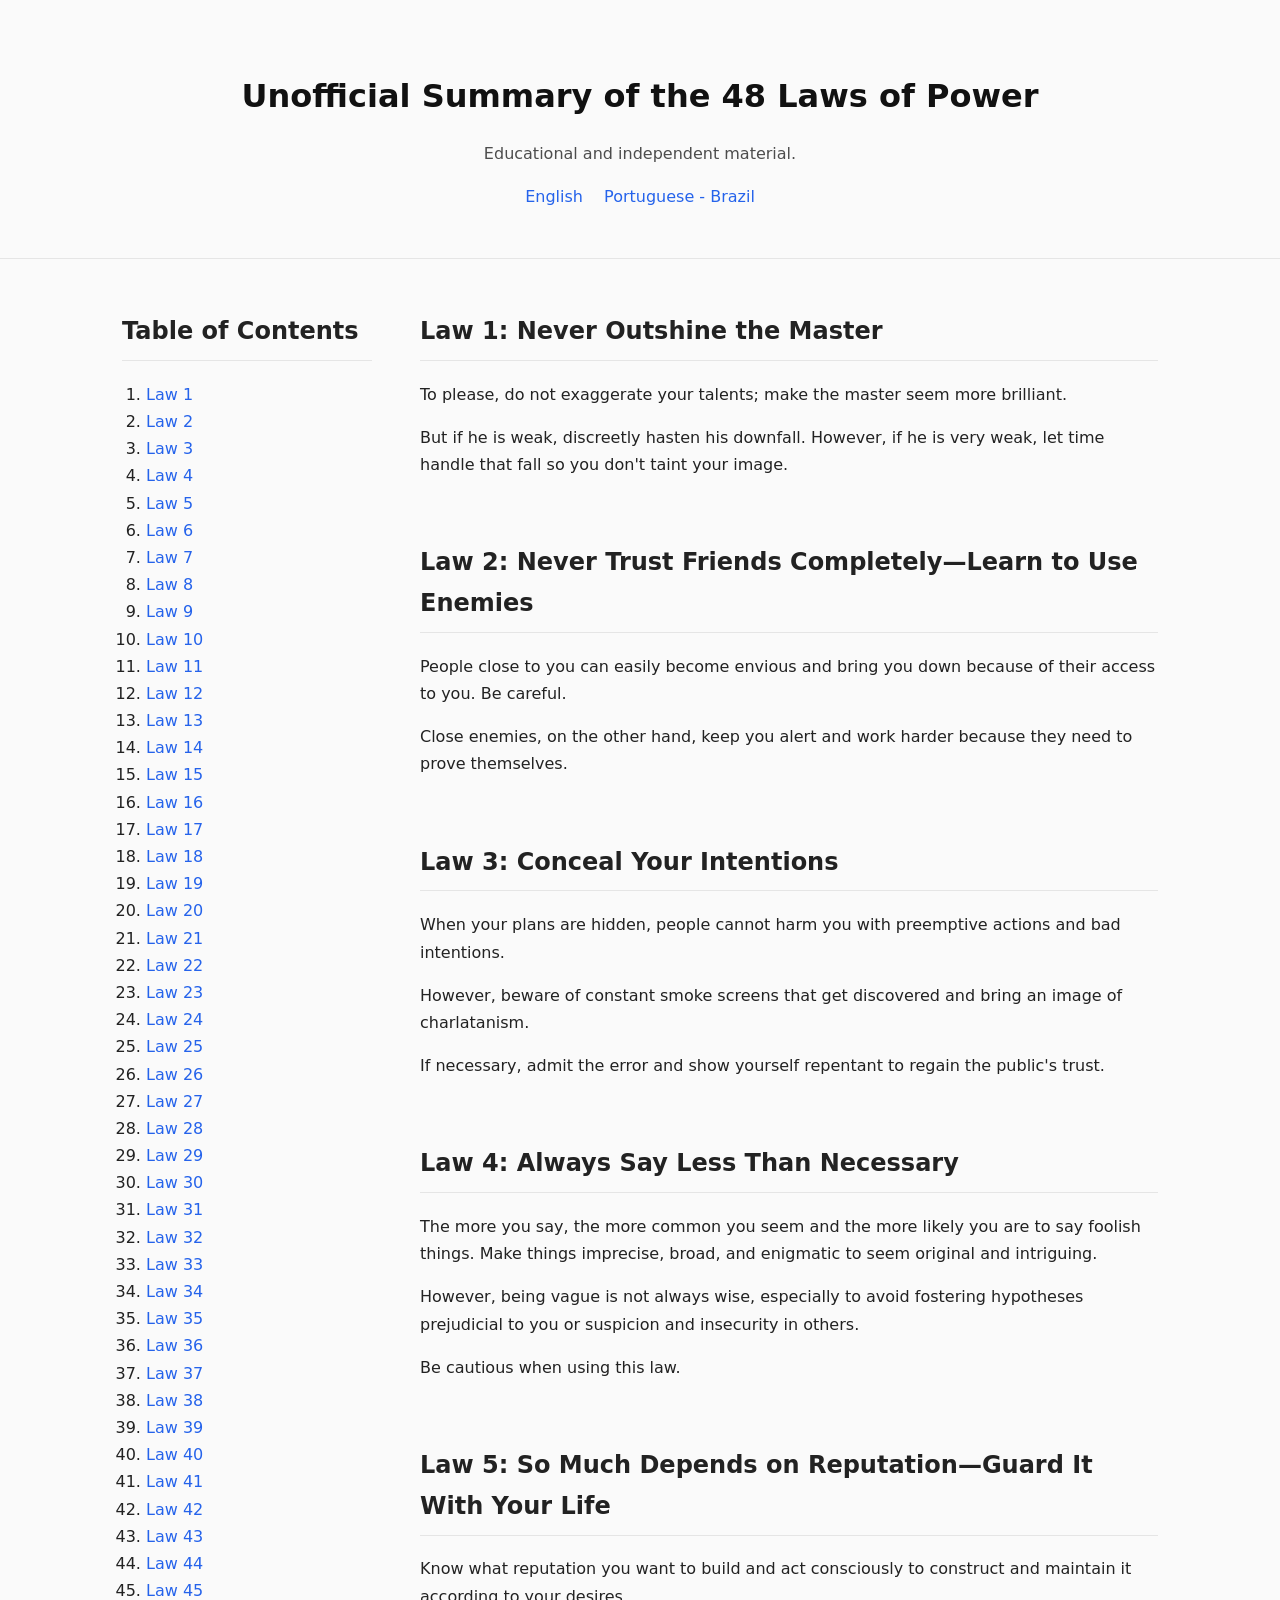
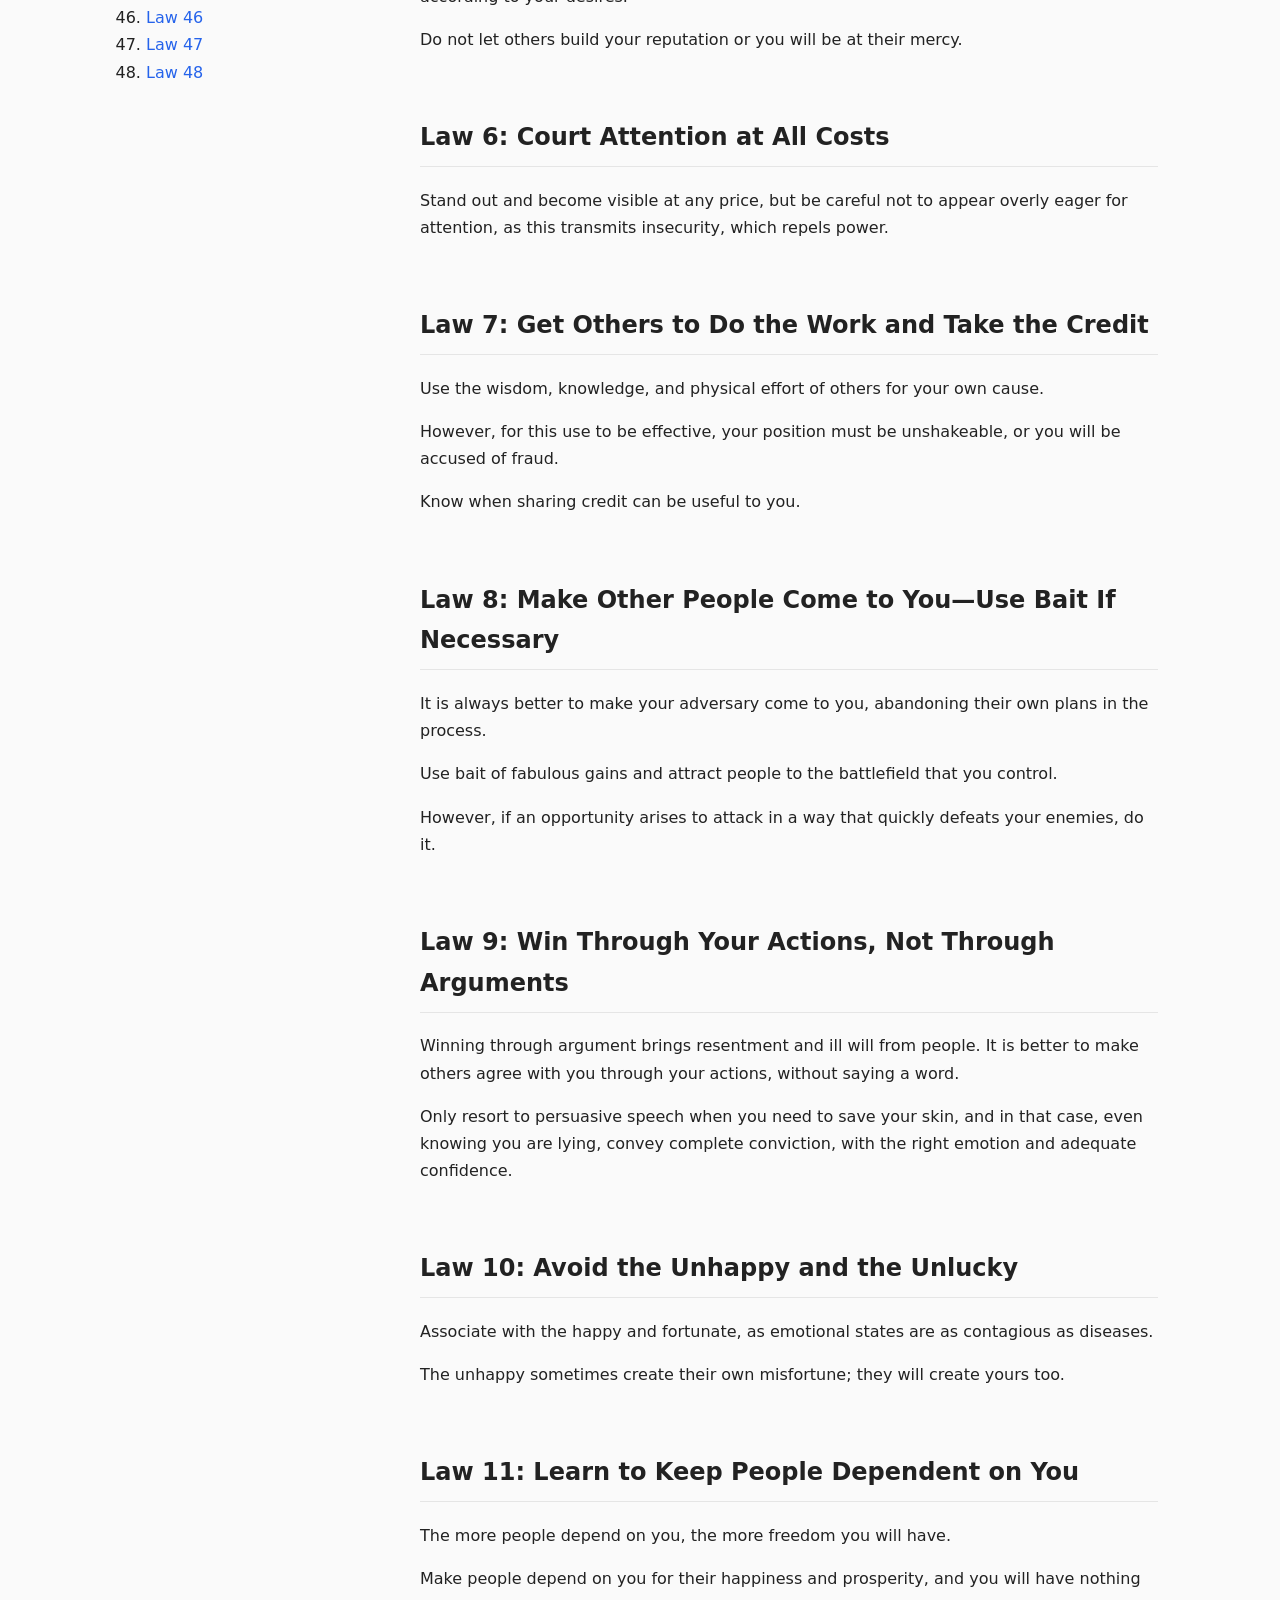
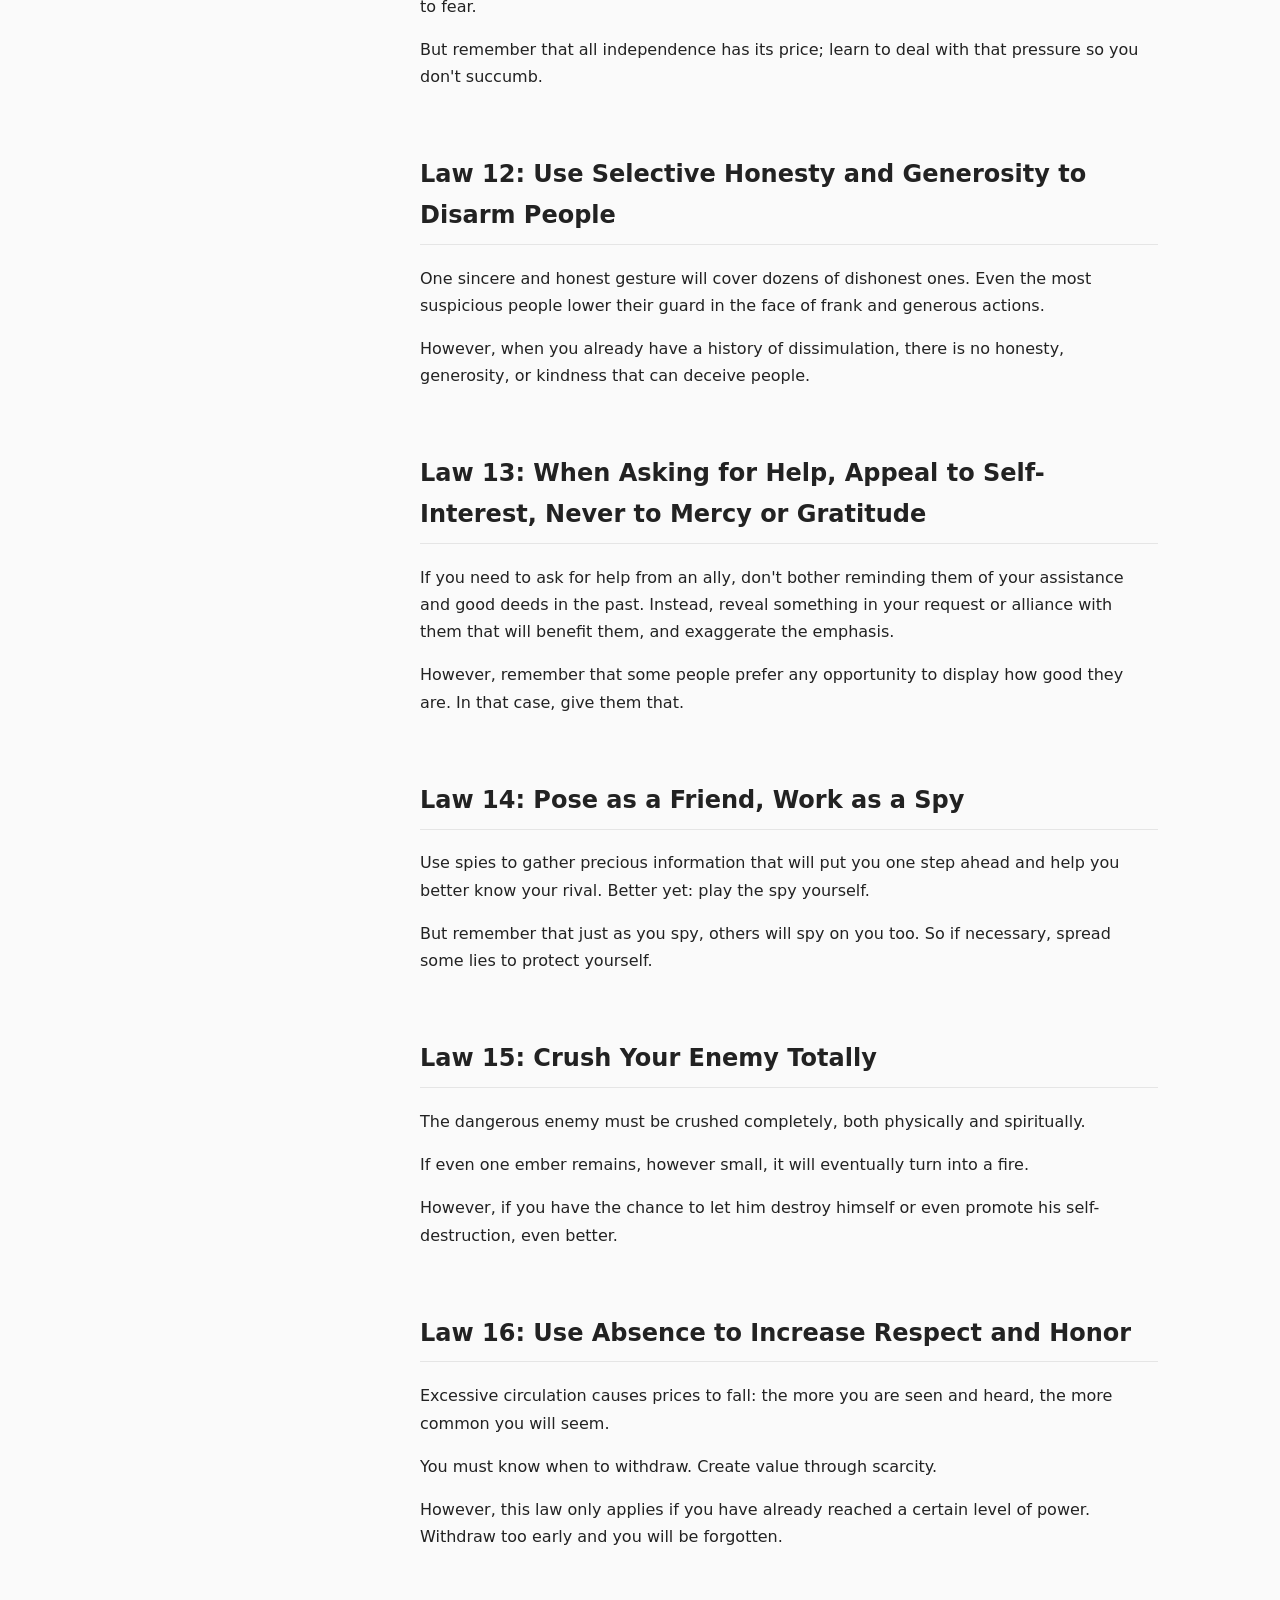
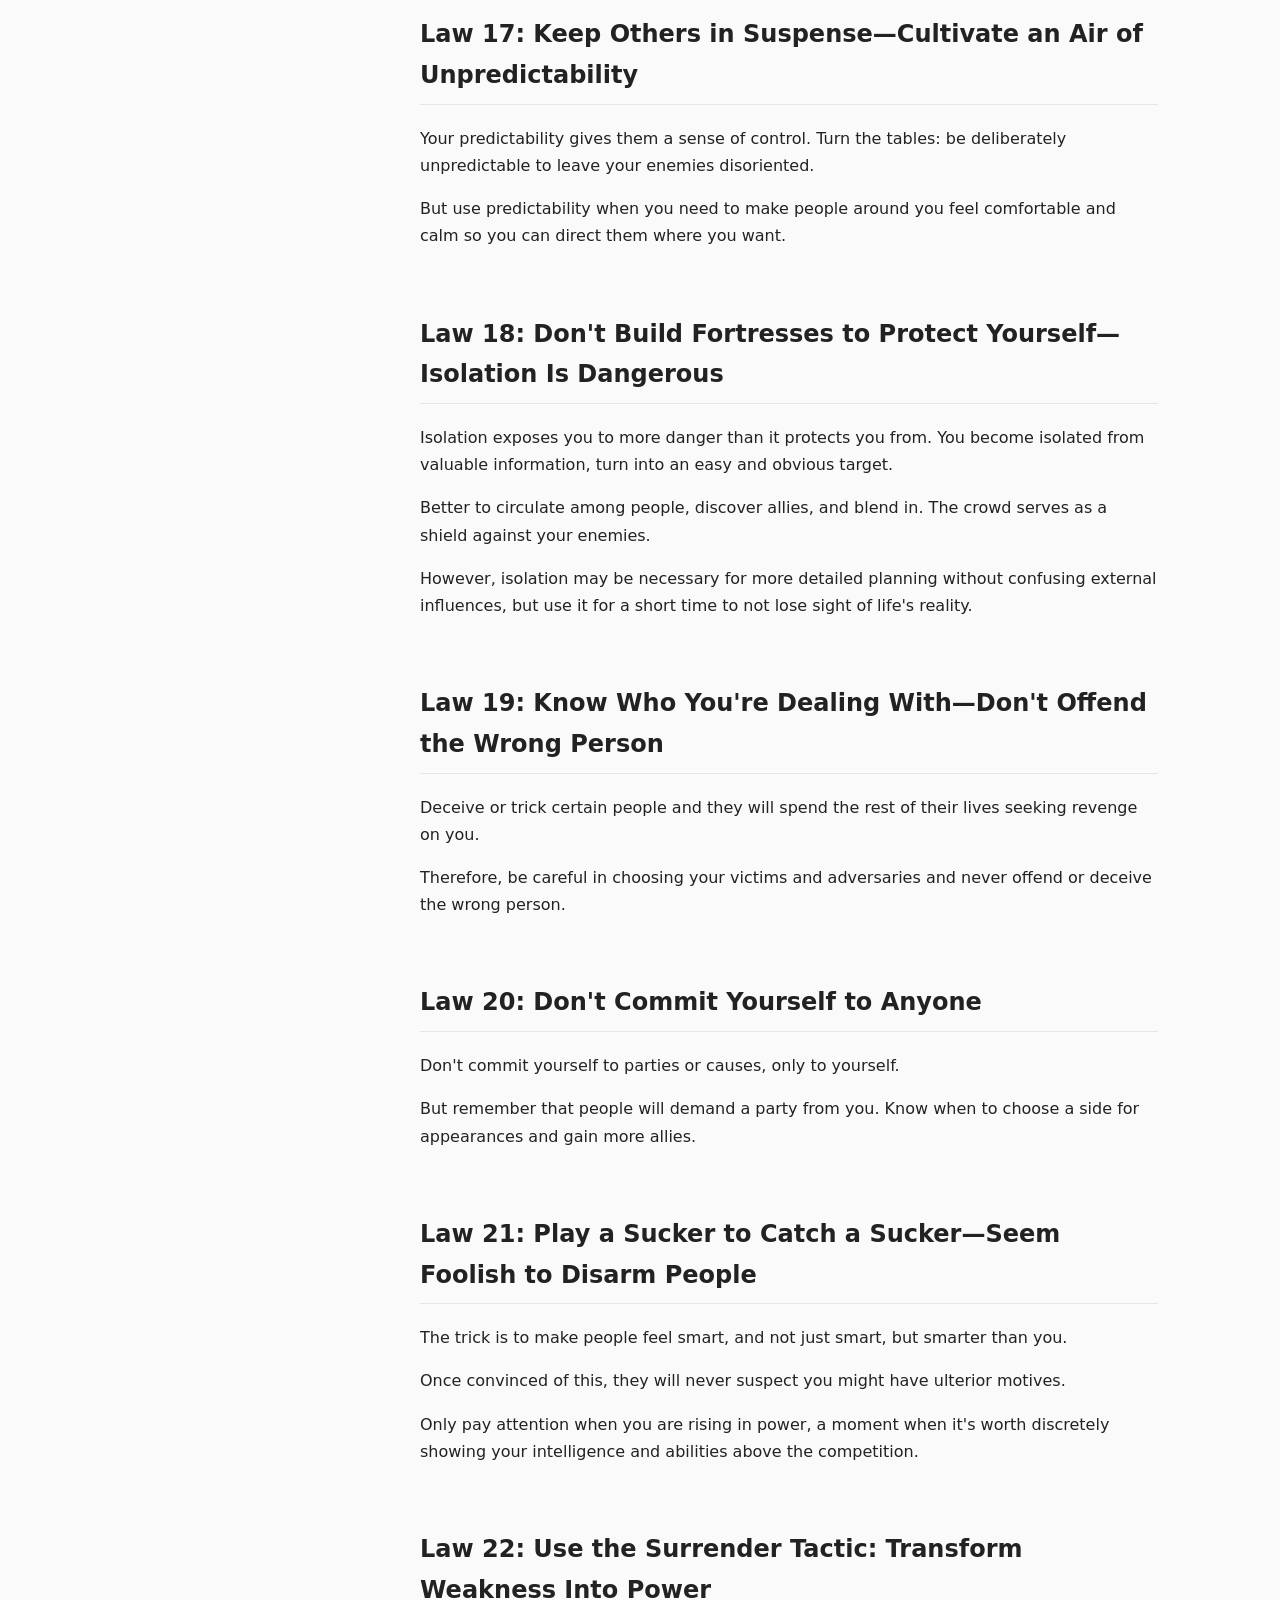
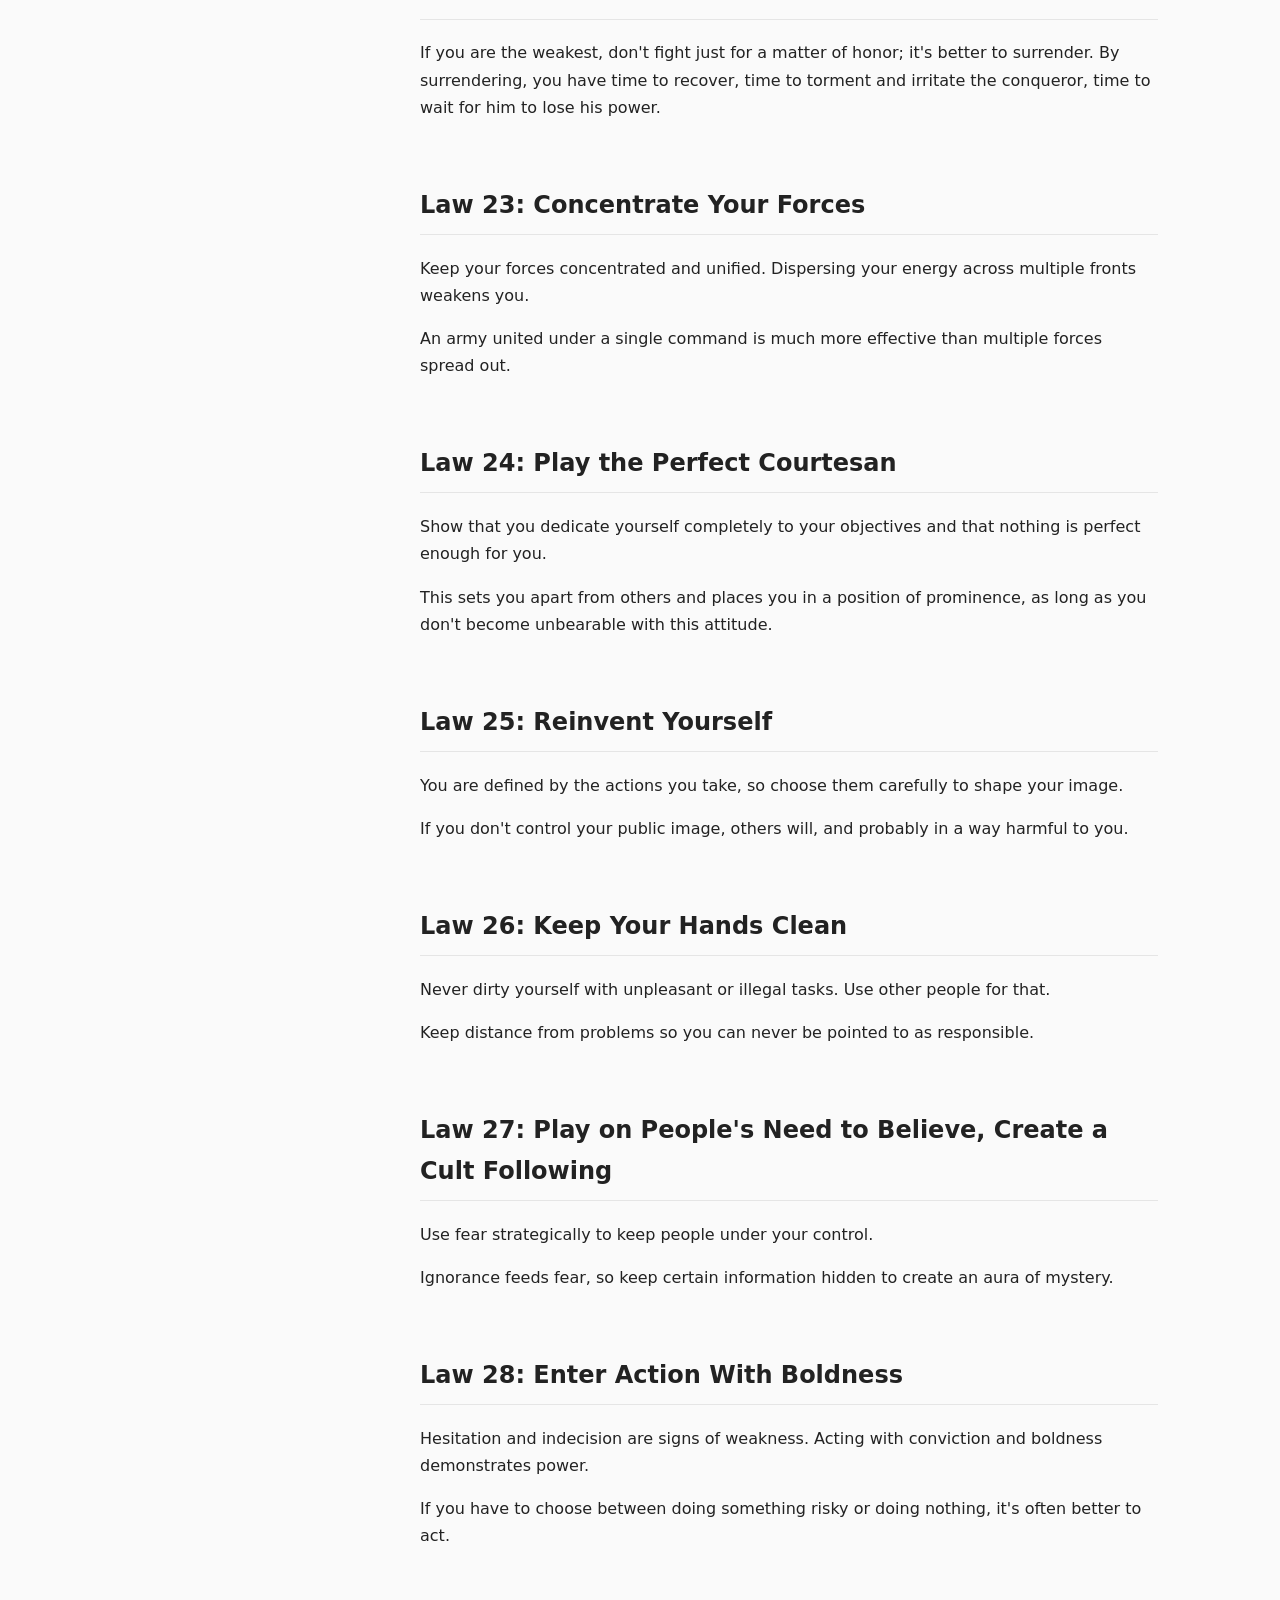
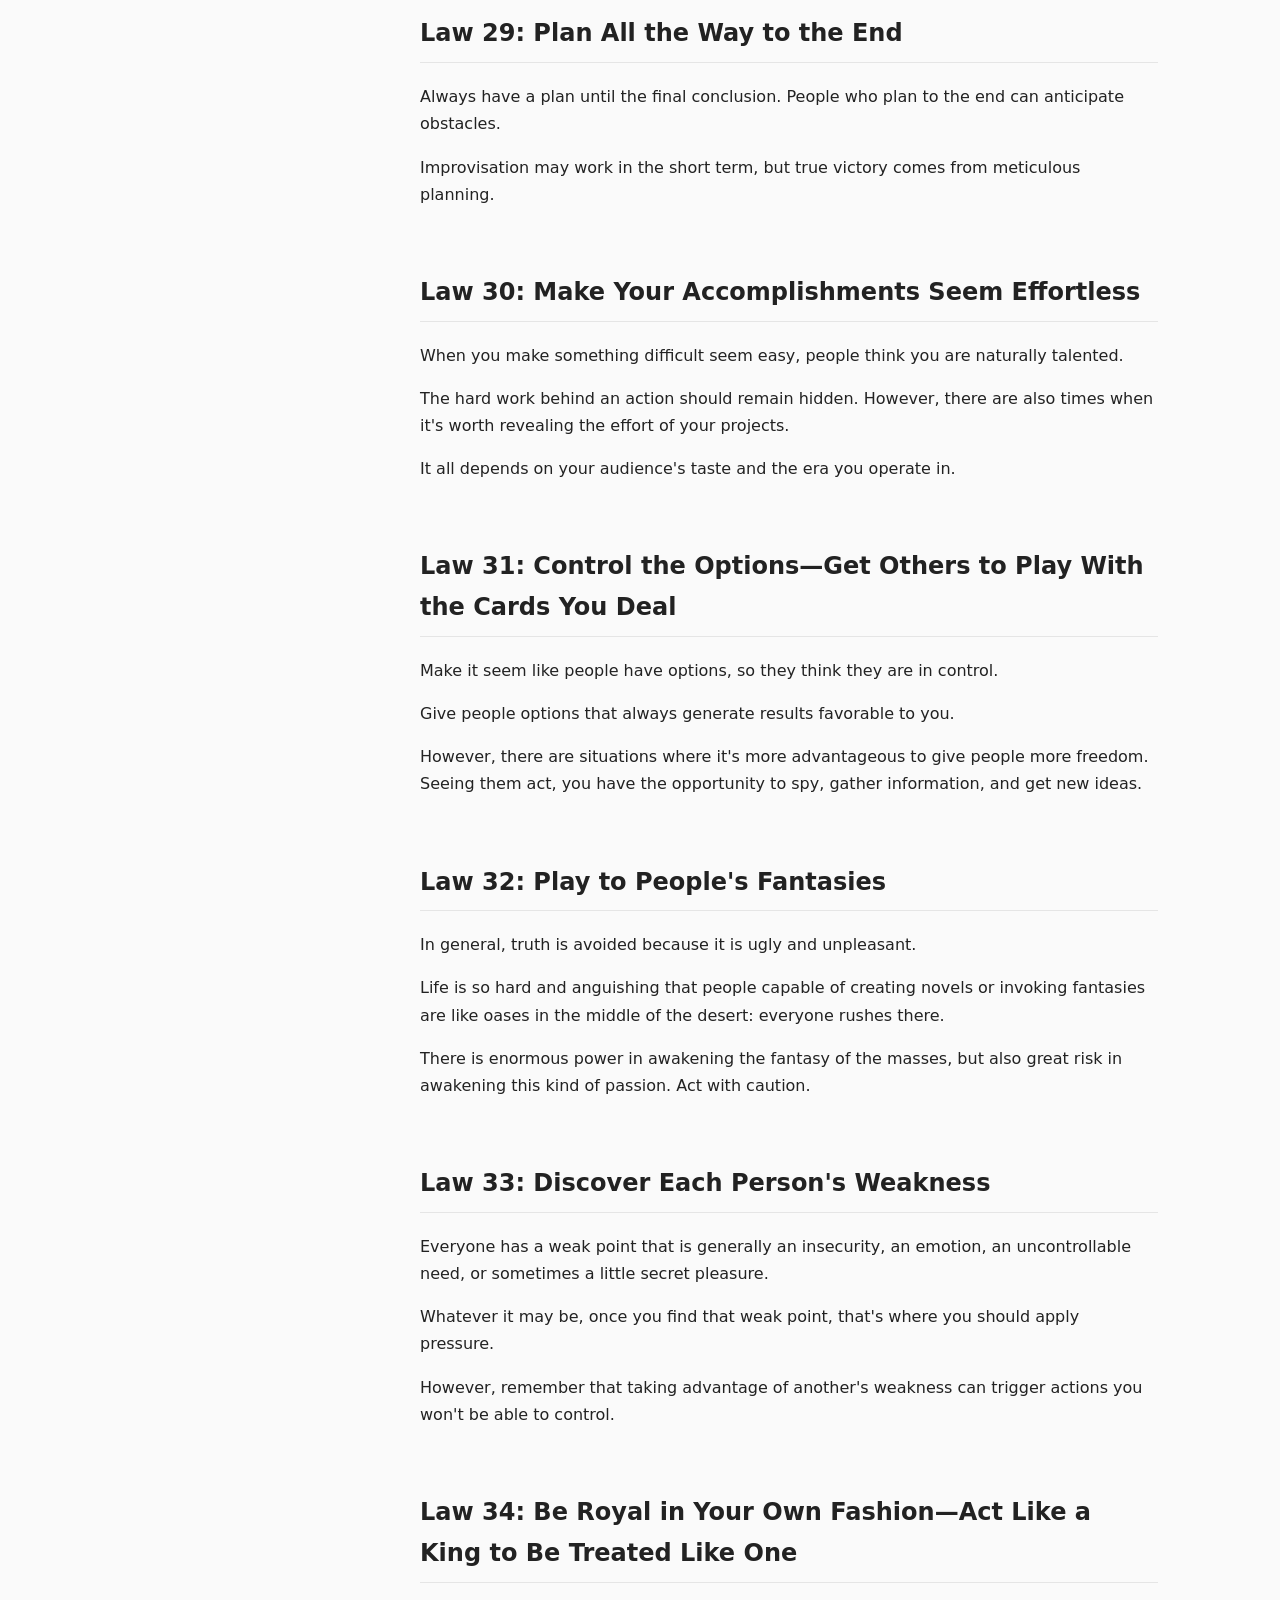
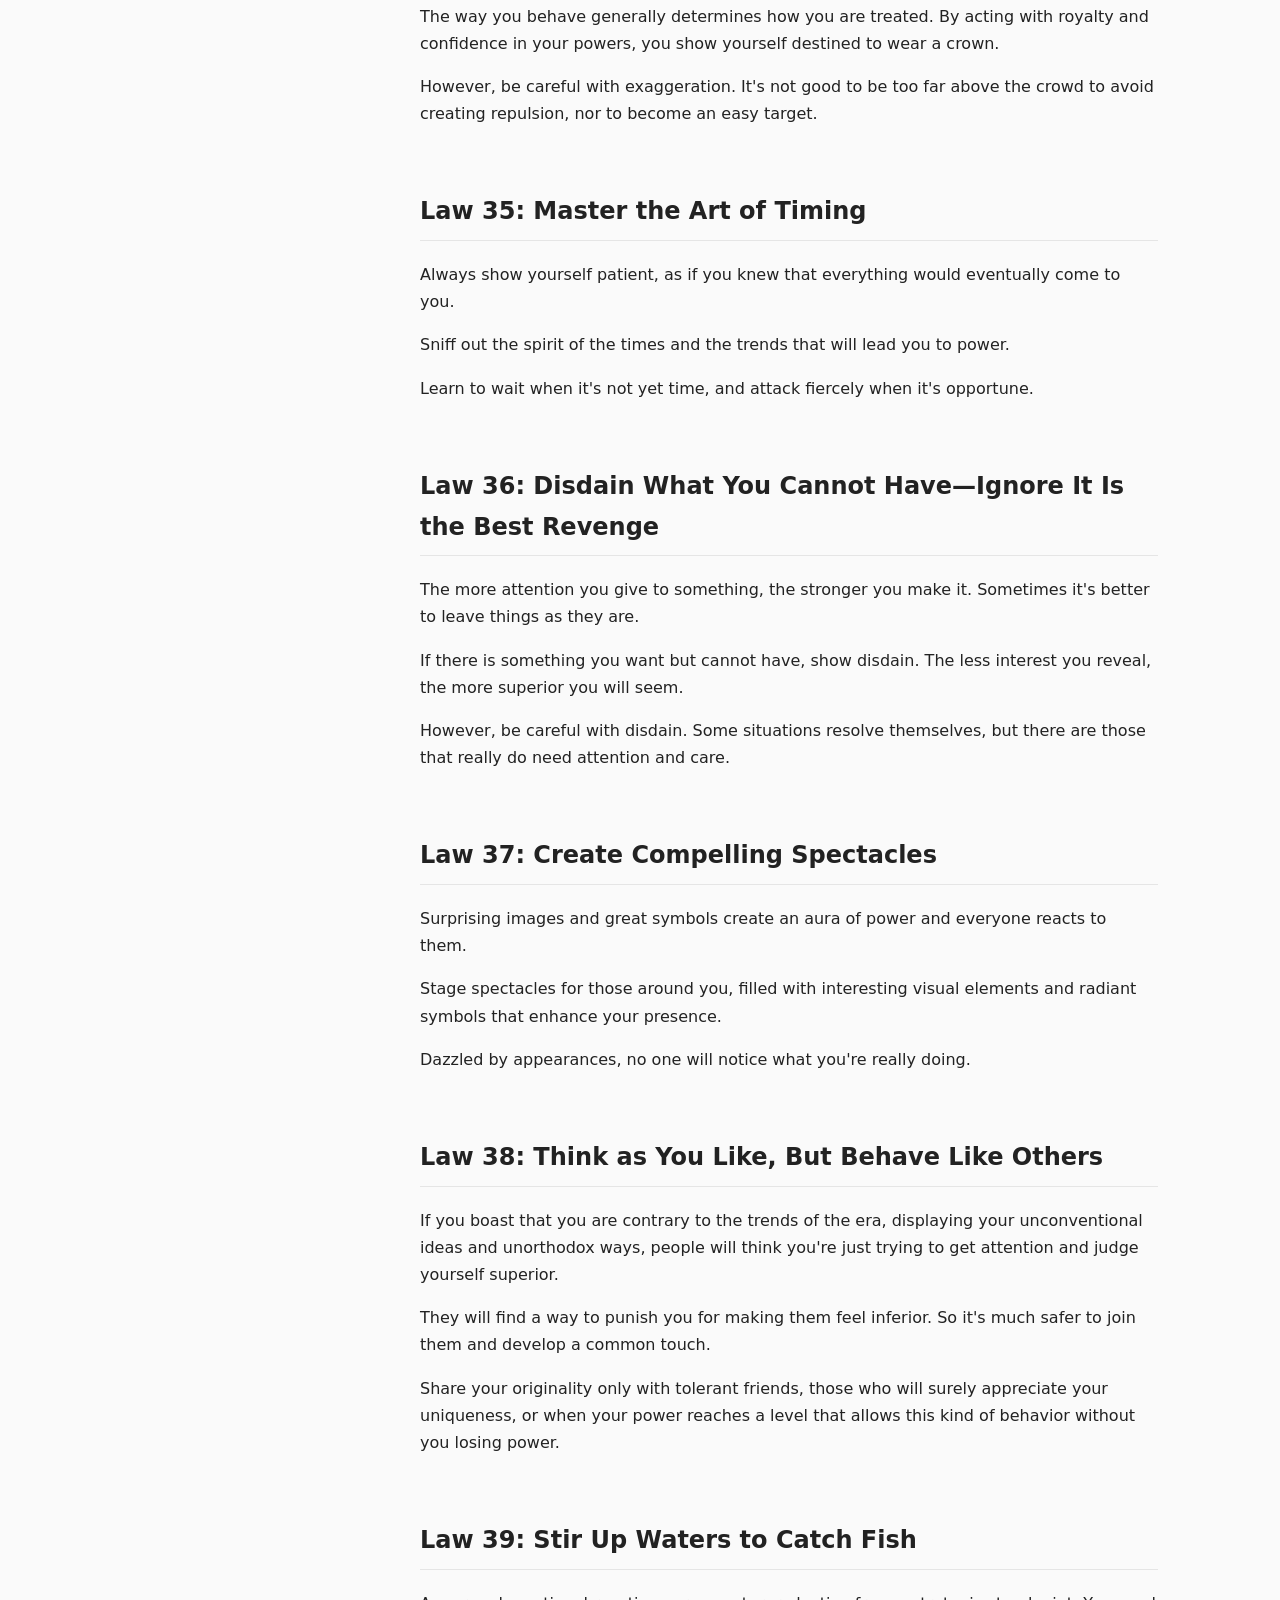
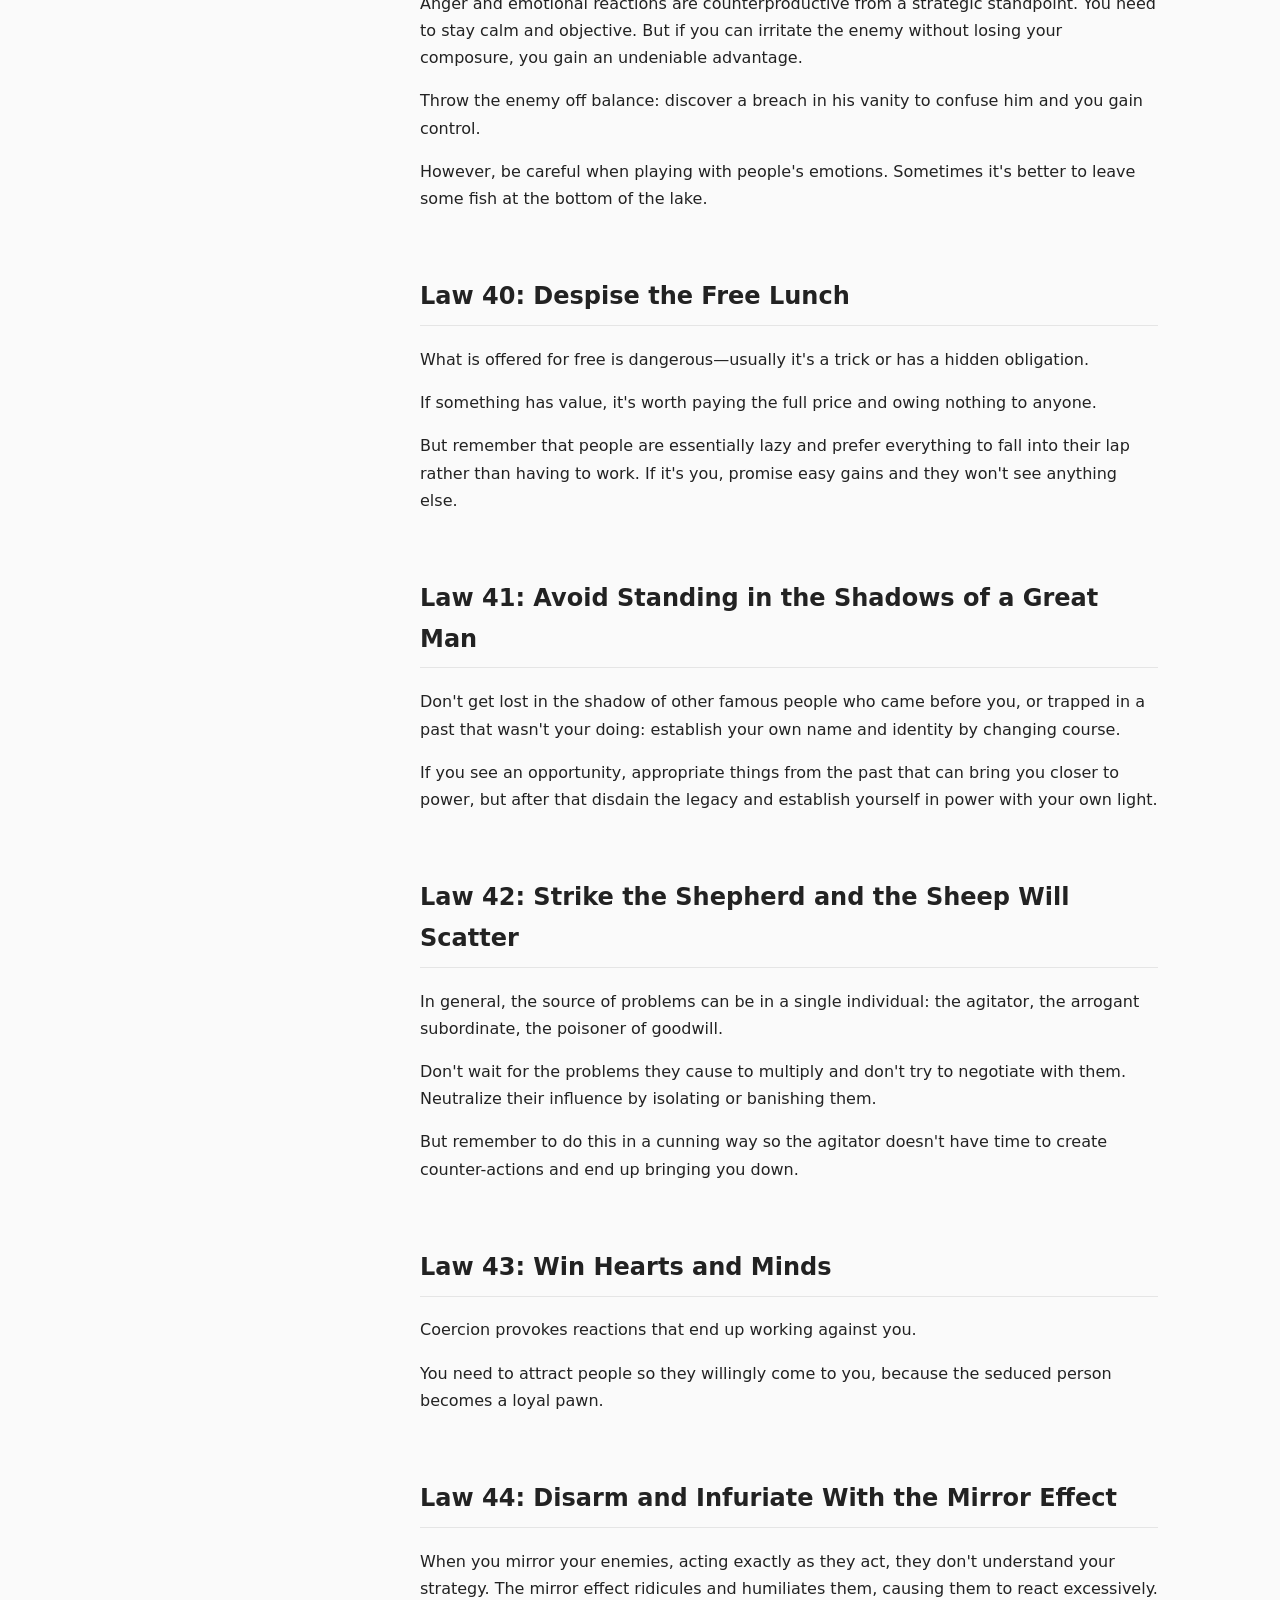
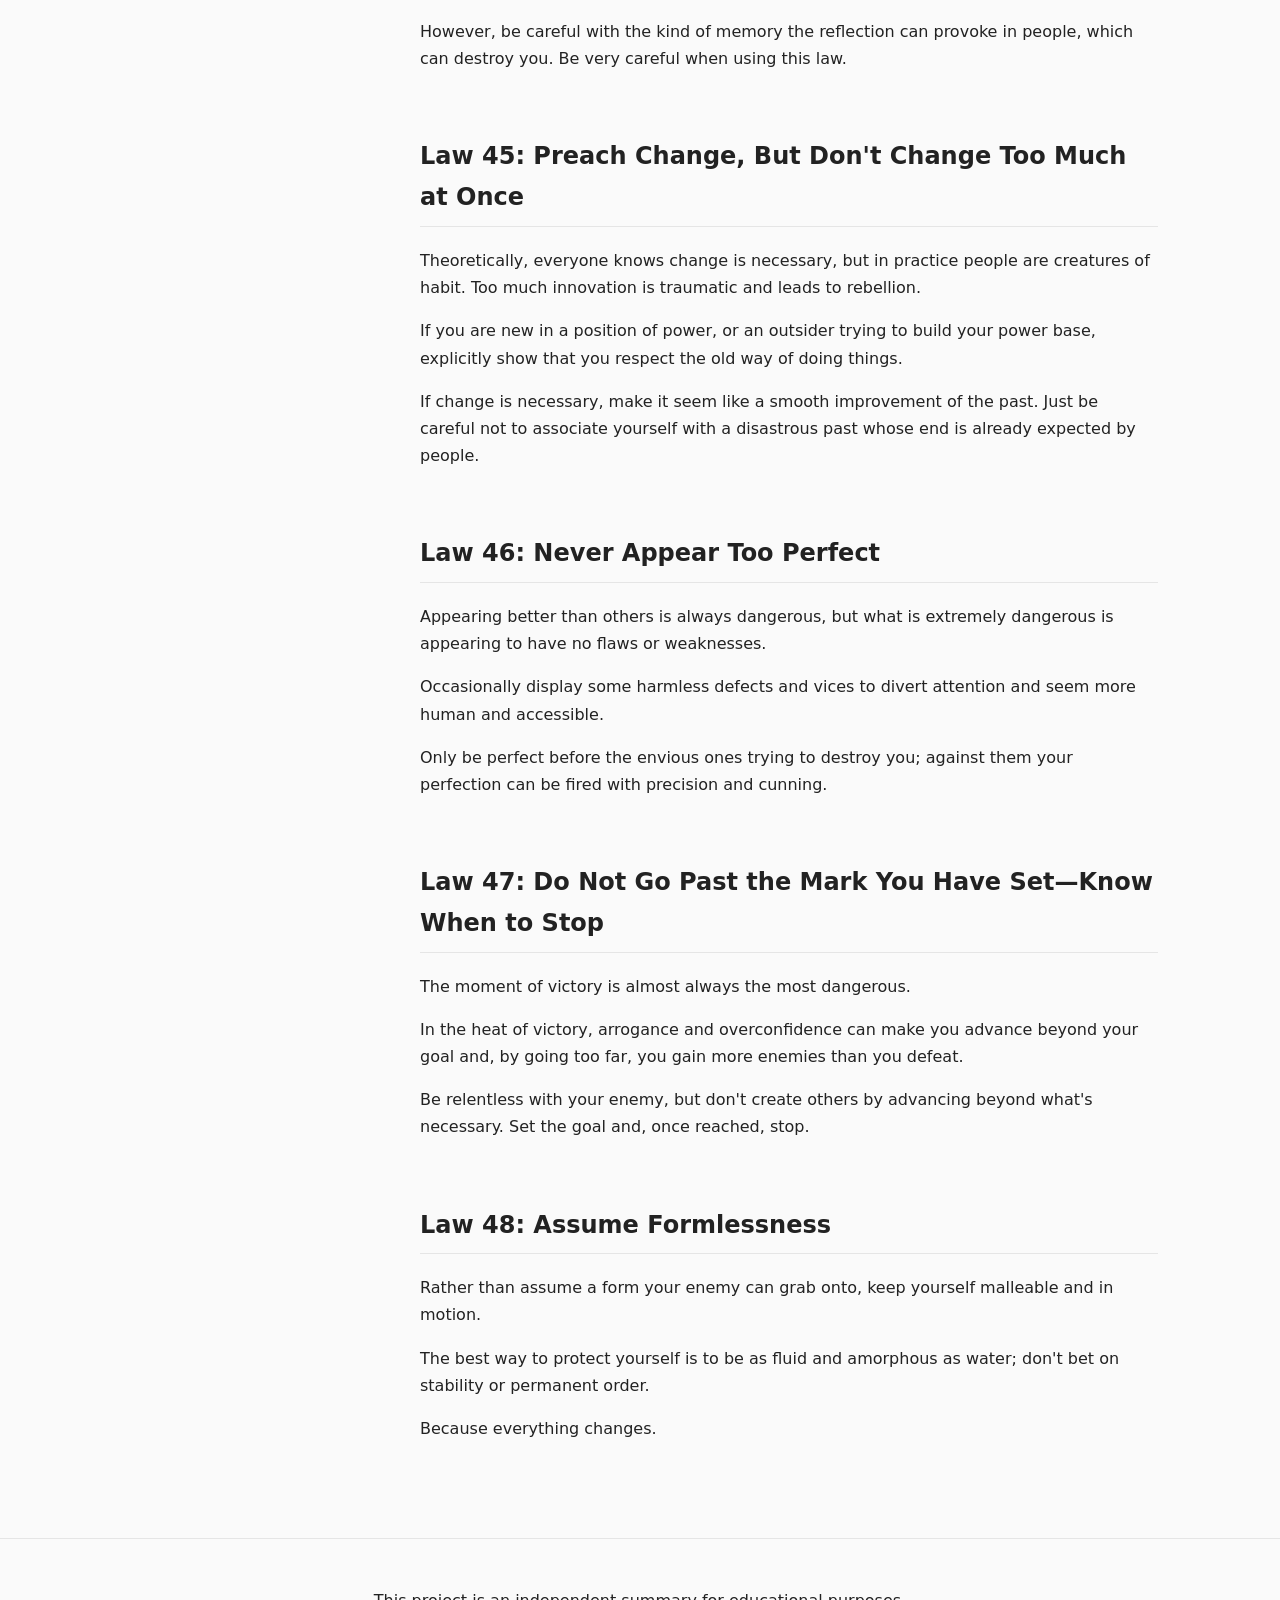
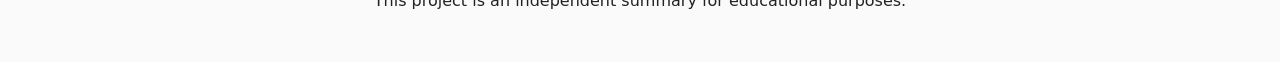
<file: index.html>
<!DOCTYPE html>
<html lang="en">
<head>
    <meta charset="UTF-8">

    <meta name="viewport"
          content="width=device-width, initial-scale=1.0">

    <title>
        Unofficial Summary of the 48 Laws of Power
    </title>

    <meta
        name="description"
        content="Unofficial and educational summary inspired by a popular book on strategy and power.">

    <meta
        name="author"
        content="Your Name">

    <meta
        property="og:title"
        content="Unofficial Summary of the 48 Laws of Power">

    <meta
        property="og:description"
        content="Condensed version for study and quick reference.">

    <meta
        property="og:type"
        content="website">

    <link
        rel="stylesheet"
        href="style.css">
</head>

<body>

<a class="skip-link" href="#content">
    Skip to content
</a>

<header>

    <h1>
        Unofficial Summary of the 48 Laws of Power
    </h1>

    <p class="subtitle">
        Educational and independent material.
    </p>

    <nav class="language-switch">
    <a href="./">English</a>
    <a href="./pt-br/">Portuguese - Brazil</a>
    </nav>
</header>

<main id="content">

    <aside class="toc">

        <h2>Table of Contents</h2>

        <ol>
            <li><a href="#law-1">Law 1</a></li>
            <li><a href="#law-2">Law 2</a></li>
            <li><a href="#law-3">Law 3</a></li>
            <li><a href="#law-4">Law 4</a></li>
            <li><a href="#law-5">Law 5</a></li>
            <li><a href="#law-6">Law 6</a></li>
            <li><a href="#law-7">Law 7</a></li>
            <li><a href="#law-8">Law 8</a></li>
            <li><a href="#law-9">Law 9</a></li>
            <li><a href="#law-10">Law 10</a></li>
            <li><a href="#law-11">Law 11</a></li>
            <li><a href="#law-12">Law 12</a></li>
            <li><a href="#law-13">Law 13</a></li>
            <li><a href="#law-14">Law 14</a></li>
            <li><a href="#law-15">Law 15</a></li>
            <li><a href="#law-16">Law 16</a></li>
            <li><a href="#law-17">Law 17</a></li>
            <li><a href="#law-18">Law 18</a></li>
            <li><a href="#law-19">Law 19</a></li>
            <li><a href="#law-20">Law 20</a></li>
            <li><a href="#law-21">Law 21</a></li>
            <li><a href="#law-22">Law 22</a></li>
            <li><a href="#law-23">Law 23</a></li>
            <li><a href="#law-24">Law 24</a></li>
            <li><a href="#law-25">Law 25</a></li>
            <li><a href="#law-26">Law 26</a></li>
            <li><a href="#law-27">Law 27</a></li>
            <li><a href="#law-28">Law 28</a></li>
            <li><a href="#law-29">Law 29</a></li>
            <li><a href="#law-30">Law 30</a></li>
            <li><a href="#law-31">Law 31</a></li>
            <li><a href="#law-32">Law 32</a></li>
            <li><a href="#law-33">Law 33</a></li>
            <li><a href="#law-34">Law 34</a></li>
            <li><a href="#law-35">Law 35</a></li>
            <li><a href="#law-36">Law 36</a></li>
            <li><a href="#law-37">Law 37</a></li>
            <li><a href="#law-38">Law 38</a></li>
            <li><a href="#law-39">Law 39</a></li>
            <li><a href="#law-40">Law 40</a></li>
            <li><a href="#law-41">Law 41</a></li>
            <li><a href="#law-42">Law 42</a></li>
            <li><a href="#law-43">Law 43</a></li>
            <li><a href="#law-44">Law 44</a></li>
            <li><a href="#law-45">Law 45</a></li>
            <li><a href="#law-46">Law 46</a></li>
            <li><a href="#law-47">Law 47</a></li>
            <li><a href="#law-48">Law 48</a></li>
        </ol>

    </aside>

    <article>

        <section id="law-1">
            <h2>Law 1: Never Outshine the Master</h2>

            <p>
                To please, do not exaggerate your talents; make the master seem more brilliant.
            </p>
            <p>
                But if he is weak, discreetly hasten his downfall. However, if he is very weak, let time handle that fall so you don't taint your image.
            </p>
        </section>

        <section id="law-2">
            <h2>Law 2: Never Trust Friends Completely—Learn to Use Enemies</h2>

            <p>
                People close to you can easily become envious and bring you down because of their access to you. Be careful.
            </p>
            <p>
                Close enemies, on the other hand, keep you alert and work harder because they need to prove themselves.
            </p>
        </section>

        <section id="law-3">
            <h2>Law 3: Conceal Your Intentions</h2>

            <p>
                When your plans are hidden, people cannot harm you with preemptive actions and bad intentions.
            </p>
            <p>
                However, beware of constant smoke screens that get discovered and bring an image of charlatanism.
            </p>
            <p>
                If necessary, admit the error and show yourself repentant to regain the public's trust.
            </p>
        </section>

        <section id="law-4">
            <h2>Law 4: Always Say Less Than Necessary</h2>

            <p>
                The more you say, the more common you seem and the more likely you are to say foolish things. Make things imprecise, broad, and enigmatic to seem original and intriguing.
            </p>
            <p>
                However, being vague is not always wise, especially to avoid fostering hypotheses prejudicial to you or suspicion and insecurity in others.
            </p>
            <p>
                Be cautious when using this law.
            </p>
        </section>

        <section id="law-5">
            <h2>Law 5: So Much Depends on Reputation—Guard It With Your Life</h2>

            <p>
                Know what reputation you want to build and act consciously to construct and maintain it according to your desires.
            </p>
            <p>
                Do not let others build your reputation or you will be at their mercy.
            </p>
        </section>

        <section id="law-6">
            <h2>Law 6: Court Attention at All Costs</h2>

            <p>
                Stand out and become visible at any price, but be careful not to appear overly eager for attention, as this transmits insecurity, which repels power.
            </p>
        </section>

        <section id="law-7">
            <h2>Law 7: Get Others to Do the Work and Take the Credit</h2>

            <p>
                Use the wisdom, knowledge, and physical effort of others for your own cause.
            </p>
            <p>
                However, for this use to be effective, your position must be unshakeable, or you will be accused of fraud.
            </p>
            <p>
                Know when sharing credit can be useful to you.
            </p>
        </section>

        <section id="law-8">
            <h2>Law 8: Make Other People Come to You—Use Bait If Necessary</h2>

            <p>
                It is always better to make your adversary come to you, abandoning their own plans in the process.
            </p>
            <p>
                Use bait of fabulous gains and attract people to the battlefield that you control.
            </p>
            <p>
                However, if an opportunity arises to attack in a way that quickly defeats your enemies, do it.
            </p>
        </section>

        <section id="law-9">
            <h2>Law 9: Win Through Your Actions, Not Through Arguments</h2>

            <p>
                Winning through argument brings resentment and ill will from people. It is better to make others agree with you through your actions, without saying a word.
            </p>
            <p>
                Only resort to persuasive speech when you need to save your skin, and in that case, even knowing you are lying, convey complete conviction, with the right emotion and adequate confidence.
            </p>
        </section>

        <section id="law-10">
            <h2>Law 10: Avoid the Unhappy and the Unlucky</h2>

            <p>
                Associate with the happy and fortunate, as emotional states are as contagious as diseases.
            </p>
            <p>
                The unhappy sometimes create their own misfortune; they will create yours too.
            </p>
        </section>

        <section id="law-11">
            <h2>Law 11: Learn to Keep People Dependent on You</h2>

            <p>
                The more people depend on you, the more freedom you will have.
            </p>
            <p>
                Make people depend on you for their happiness and prosperity, and you will have nothing to fear.
            </p>
            <p>
                But remember that all independence has its price; learn to deal with that pressure so you don't succumb.
            </p>
        </section>

        <section id="law-12">
            <h2>Law 12: Use Selective Honesty and Generosity to Disarm People</h2>

            <p>
                One sincere and honest gesture will cover dozens of dishonest ones. Even the most suspicious people lower their guard in the face of frank and generous actions.
            </p>
            <p>
                However, when you already have a history of dissimulation, there is no honesty, generosity, or kindness that can deceive people.
            </p>
        </section>

        <section id="law-13">
            <h2>Law 13: When Asking for Help, Appeal to Self-Interest, Never to Mercy or Gratitude</h2>

            <p>
                If you need to ask for help from an ally, don't bother reminding them of your assistance and good deeds in the past. Instead, reveal something in your request or alliance with them that will benefit them, and exaggerate the emphasis.
            </p>
            <p>
                However, remember that some people prefer any opportunity to display how good they are. In that case, give them that.
            </p>
        </section>

        <section id="law-14">
            <h2>Law 14: Pose as a Friend, Work as a Spy</h2>

            <p>
                Use spies to gather precious information that will put you one step ahead and help you better know your rival. Better yet: play the spy yourself.
            </p>
            <p>
                But remember that just as you spy, others will spy on you too. So if necessary, spread some lies to protect yourself.
            </p>
        </section>

        <section id="law-15">
            <h2>Law 15: Crush Your Enemy Totally</h2>

            <p>
                The dangerous enemy must be crushed completely, both physically and spiritually.
            </p>
            <p>
                If even one ember remains, however small, it will eventually turn into a fire.
            </p>
            <p>
                However, if you have the chance to let him destroy himself or even promote his self-destruction, even better.
            </p>
        </section>

        <section id="law-16">
            <h2>Law 16: Use Absence to Increase Respect and Honor</h2>

            <p>
                Excessive circulation causes prices to fall: the more you are seen and heard, the more common you will seem.
            </p>
            <p>
                You must know when to withdraw. Create value through scarcity.
            </p>
            <p>
                However, this law only applies if you have already reached a certain level of power. Withdraw too early and you will be forgotten.
            </p>
        </section>

        <section id="law-17">
            <h2>Law 17: Keep Others in Suspense—Cultivate an Air of Unpredictability</h2>

            <p>
                Your predictability gives them a sense of control. Turn the tables: be deliberately unpredictable to leave your enemies disoriented.
            </p>
            <p>
                But use predictability when you need to make people around you feel comfortable and calm so you can direct them where you want.
            </p>
        </section>

        <section id="law-18">
            <h2>Law 18: Don't Build Fortresses to Protect Yourself—Isolation Is Dangerous</h2>

            <p>
                Isolation exposes you to more danger than it protects you from. You become isolated from valuable information, turn into an easy and obvious target.
            </p>
            <p>
                Better to circulate among people, discover allies, and blend in. The crowd serves as a shield against your enemies.
            </p>
            <p>
                However, isolation may be necessary for more detailed planning without confusing external influences, but use it for a short time to not lose sight of life's reality.
            </p>
        </section>

        <section id="law-19">
            <h2>Law 19: Know Who You're Dealing With—Don't Offend the Wrong Person</h2>

            <p>
                Deceive or trick certain people and they will spend the rest of their lives seeking revenge on you.
            </p>
            <p>
                Therefore, be careful in choosing your victims and adversaries and never offend or deceive the wrong person.
            </p>
        </section>

        <section id="law-20">
            <h2>Law 20: Don't Commit Yourself to Anyone</h2>

            <p>
                Don't commit yourself to parties or causes, only to yourself.
            </p>
            <p>
                But remember that people will demand a party from you. Know when to choose a side for appearances and gain more allies.
            </p>
        </section>

        <section id="law-21">
            <h2>Law 21: Play a Sucker to Catch a Sucker—Seem Foolish to Disarm People</h2>

            <p>
                The trick is to make people feel smart, and not just smart, but smarter than you.
            </p>
            <p>
                Once convinced of this, they will never suspect you might have ulterior motives.
            </p>
            <p>
                Only pay attention when you are rising in power, a moment when it's worth discretely showing your intelligence and abilities above the competition.
            </p>
        </section>

        <section id="law-22">
            <h2>Law 22: Use the Surrender Tactic: Transform Weakness Into Power</h2>

            <p>
                If you are the weakest, don't fight just for a matter of honor; it's better to surrender. By surrendering, you have time to recover, time to torment and irritate the conqueror, time to wait for him to lose his power.
            </p>
        </section>

        <section id="law-23">
            <h2>Law 23: Concentrate Your Forces</h2>

            <p>
                Keep your forces concentrated and unified. Dispersing your energy across multiple fronts weakens you.
            </p>
            <p>
                An army united under a single command is much more effective than multiple forces spread out.
            </p>
        </section>

        <section id="law-24">
            <h2>Law 24: Play the Perfect Courtesan</h2>

            <p>
                Show that you dedicate yourself completely to your objectives and that nothing is perfect enough for you.
            </p>
            <p>
                This sets you apart from others and places you in a position of prominence, as long as you don't become unbearable with this attitude.
            </p>
        </section>

        <section id="law-25">
            <h2>Law 25: Reinvent Yourself</h2>

            <p>
                You are defined by the actions you take, so choose them carefully to shape your image.
            </p>
            <p>
                If you don't control your public image, others will, and probably in a way harmful to you.
            </p>
        </section>

        <section id="law-26">
            <h2>Law 26: Keep Your Hands Clean</h2>

            <p>
                Never dirty yourself with unpleasant or illegal tasks. Use other people for that.
            </p>
            <p>
                Keep distance from problems so you can never be pointed to as responsible.
            </p>
        </section>

        <section id="law-27">
            <h2>Law 27: Play on People's Need to Believe, Create a Cult Following</h2>

            <p>
                Use fear strategically to keep people under your control.
            </p>
            <p>
                Ignorance feeds fear, so keep certain information hidden to create an aura of mystery.
            </p>
        </section>

        <section id="law-28">
            <h2>Law 28: Enter Action With Boldness</h2>

            <p>
                Hesitation and indecision are signs of weakness. Acting with conviction and boldness demonstrates power.
            </p>
            <p>
                If you have to choose between doing something risky or doing nothing, it's often better to act.
            </p>
        </section>

        <section id="law-29">
            <h2>Law 29: Plan All the Way to the End</h2>

            <p>
                Always have a plan until the final conclusion. People who plan to the end can anticipate obstacles.
            </p>
            <p>
                Improvisation may work in the short term, but true victory comes from meticulous planning.
            </p>
        </section>

        <section id="law-30">
            <h2>Law 30: Make Your Accomplishments Seem Effortless</h2>

            <p>
                When you make something difficult seem easy, people think you are naturally talented.
            </p>
            <p>
                The hard work behind an action should remain hidden. However, there are also times when it's worth revealing the effort of your projects.
            </p>
            <p>
                It all depends on your audience's taste and the era you operate in.
            </p>
        </section>

        <section id="law-31">
            <h2>Law 31: Control the Options—Get Others to Play With the Cards You Deal</h2>

            <p>
                Make it seem like people have options, so they think they are in control.
            </p>
            <p>
                Give people options that always generate results favorable to you.
            </p>
            <p>
                However, there are situations where it's more advantageous to give people more freedom. Seeing them act, you have the opportunity to spy, gather information, and get new ideas.
            </p>
        </section>

        <section id="law-32">
            <h2>Law 32: Play to People's Fantasies</h2>

            <p>
                In general, truth is avoided because it is ugly and unpleasant.
            </p>
            <p>
                Life is so hard and anguishing that people capable of creating novels or invoking fantasies are like oases in the middle of the desert: everyone rushes there.
            </p>
            <p>
                There is enormous power in awakening the fantasy of the masses, but also great risk in awakening this kind of passion. Act with caution.
            </p>
        </section>

        <section id="law-33">
            <h2>Law 33: Discover Each Person's Weakness</h2>

            <p>
                Everyone has a weak point that is generally an insecurity, an emotion, an uncontrollable need, or sometimes a little secret pleasure.
            </p>
            <p>
                Whatever it may be, once you find that weak point, that's where you should apply pressure.
            </p>
            <p>
                However, remember that taking advantage of another's weakness can trigger actions you won't be able to control.
            </p>
        </section>

        <section id="law-34">
            <h2>Law 34: Be Royal in Your Own Fashion—Act Like a King to Be Treated Like One</h2>

            <p>
                The way you behave generally determines how you are treated. By acting with royalty and confidence in your powers, you show yourself destined to wear a crown.
            </p>
            <p>
                However, be careful with exaggeration. It's not good to be too far above the crowd to avoid creating repulsion, nor to become an easy target.
            </p>
        </section>

        <section id="law-35">
            <h2>Law 35: Master the Art of Timing</h2>

            <p>
                Always show yourself patient, as if you knew that everything would eventually come to you.
            </p>
            <p>
                Sniff out the spirit of the times and the trends that will lead you to power.
            </p>
            <p>
                Learn to wait when it's not yet time, and attack fiercely when it's opportune.
            </p>
        </section>

        <section id="law-36">
            <h2>Law 36: Disdain What You Cannot Have—Ignore It Is the Best Revenge</h2>

            <p>
                The more attention you give to something, the stronger you make it. Sometimes it's better to leave things as they are.
            </p>
            <p>
                If there is something you want but cannot have, show disdain. The less interest you reveal, the more superior you will seem.
            </p>
            <p>
                However, be careful with disdain. Some situations resolve themselves, but there are those that really do need attention and care.
            </p>
        </section>

        <section id="law-37">
            <h2>Law 37: Create Compelling Spectacles</h2>

            <p>
                Surprising images and great symbols create an aura of power and everyone reacts to them.
            </p>
            <p>
                Stage spectacles for those around you, filled with interesting visual elements and radiant symbols that enhance your presence.
            </p>
            <p>
                Dazzled by appearances, no one will notice what you're really doing.
            </p>
        </section>

        <section id="law-38">
            <h2>Law 38: Think as You Like, But Behave Like Others</h2>

            <p>
                If you boast that you are contrary to the trends of the era, displaying your unconventional ideas and unorthodox ways, people will think you're just trying to get attention and judge yourself superior.
            </p>
            <p>
                They will find a way to punish you for making them feel inferior. So it's much safer to join them and develop a common touch.
            </p>
            <p>
                Share your originality only with tolerant friends, those who will surely appreciate your uniqueness, or when your power reaches a level that allows this kind of behavior without you losing power.
            </p>
        </section>

        <section id="law-39">
            <h2>Law 39: Stir Up Waters to Catch Fish</h2>

            <p>
                Anger and emotional reactions are counterproductive from a strategic standpoint. You need to stay calm and objective. But if you can irritate the enemy without losing your composure, you gain an undeniable advantage.
            </p>
            <p>
                Throw the enemy off balance: discover a breach in his vanity to confuse him and you gain control.
            </p>
            <p>
                However, be careful when playing with people's emotions. Sometimes it's better to leave some fish at the bottom of the lake.
            </p>
        </section>

        <section id="law-40">
            <h2>Law 40: Despise the Free Lunch</h2>

            <p>
                What is offered for free is dangerous—usually it's a trick or has a hidden obligation.
            </p>
            <p>
                If something has value, it's worth paying the full price and owing nothing to anyone.
            </p>
            <p>
                But remember that people are essentially lazy and prefer everything to fall into their lap rather than having to work. If it's you, promise easy gains and they won't see anything else.
            </p>
        </section>

        <section id="law-41">
            <h2>Law 41: Avoid Standing in the Shadows of a Great Man</h2>

            <p>
                Don't get lost in the shadow of other famous people who came before you, or trapped in a past that wasn't your doing: establish your own name and identity by changing course.
            </p>
            <p>
                If you see an opportunity, appropriate things from the past that can bring you closer to power, but after that disdain the legacy and establish yourself in power with your own light.
            </p>
        </section>

        <section id="law-42">
            <h2>Law 42: Strike the Shepherd and the Sheep Will Scatter</h2>

            <p>
                In general, the source of problems can be in a single individual: the agitator, the arrogant subordinate, the poisoner of goodwill.
            </p>
            <p>
                Don't wait for the problems they cause to multiply and don't try to negotiate with them. Neutralize their influence by isolating or banishing them.
            </p>
            <p>
                But remember to do this in a cunning way so the agitator doesn't have time to create counter-actions and end up bringing you down.
            </p>
        </section>

        <section id="law-43">
            <h2>Law 43: Win Hearts and Minds</h2>

            <p>
                Coercion provokes reactions that end up working against you.
            </p>
            <p>
                You need to attract people so they willingly come to you, because the seduced person becomes a loyal pawn.
            </p>
        </section>

        <section id="law-44">
            <h2>Law 44: Disarm and Infuriate With the Mirror Effect</h2>

            <p>
                When you mirror your enemies, acting exactly as they act, they don't understand your strategy. The mirror effect ridicules and humiliates them, causing them to react excessively.
            </p>
            <p>
                However, be careful with the kind of memory the reflection can provoke in people, which can destroy you. Be very careful when using this law.
            </p>
        </section>

        <section id="law-45">
            <h2>Law 45: Preach Change, But Don't Change Too Much at Once</h2>

            <p>
                Theoretically, everyone knows change is necessary, but in practice people are creatures of habit. Too much innovation is traumatic and leads to rebellion.
            </p>
            <p>
                If you are new in a position of power, or an outsider trying to build your power base, explicitly show that you respect the old way of doing things.
            </p>
            <p>
                If change is necessary, make it seem like a smooth improvement of the past. Just be careful not to associate yourself with a disastrous past whose end is already expected by people.
            </p>
        </section>

        <section id="law-46">
            <h2>Law 46: Never Appear Too Perfect</h2>

            <p>
                Appearing better than others is always dangerous, but what is extremely dangerous is appearing to have no flaws or weaknesses.
            </p>
            <p>
                Occasionally display some harmless defects and vices to divert attention and seem more human and accessible.
            </p>
            <p>
                Only be perfect before the envious ones trying to destroy you; against them your perfection can be fired with precision and cunning.
            </p>
        </section>

        <section id="law-47">
            <h2>Law 47: Do Not Go Past the Mark You Have Set—Know When to Stop</h2>

            <p>
                The moment of victory is almost always the most dangerous.
            </p>
            <p>
                In the heat of victory, arrogance and overconfidence can make you advance beyond your goal and, by going too far, you gain more enemies than you defeat.
            </p>
            <p>
                Be relentless with your enemy, but don't create others by advancing beyond what's necessary. Set the goal and, once reached, stop.
            </p>
        </section>

        <section id="law-48">
            <h2>Law 48: Assume Formlessness</h2>

            <p>
                Rather than assume a form your enemy can grab onto, keep yourself malleable and in motion.
            </p>
            <p>
                The best way to protect yourself is to be as fluid and amorphous as water; don't bet on stability or permanent order.
            </p>
            <p>
                Because everything changes.
            </p>
        </section>

    </article>

</main>

<footer>

    <p>
        This project is an independent summary for educational purposes.
    </p>

</footer>

</body>
  </html>
</file>
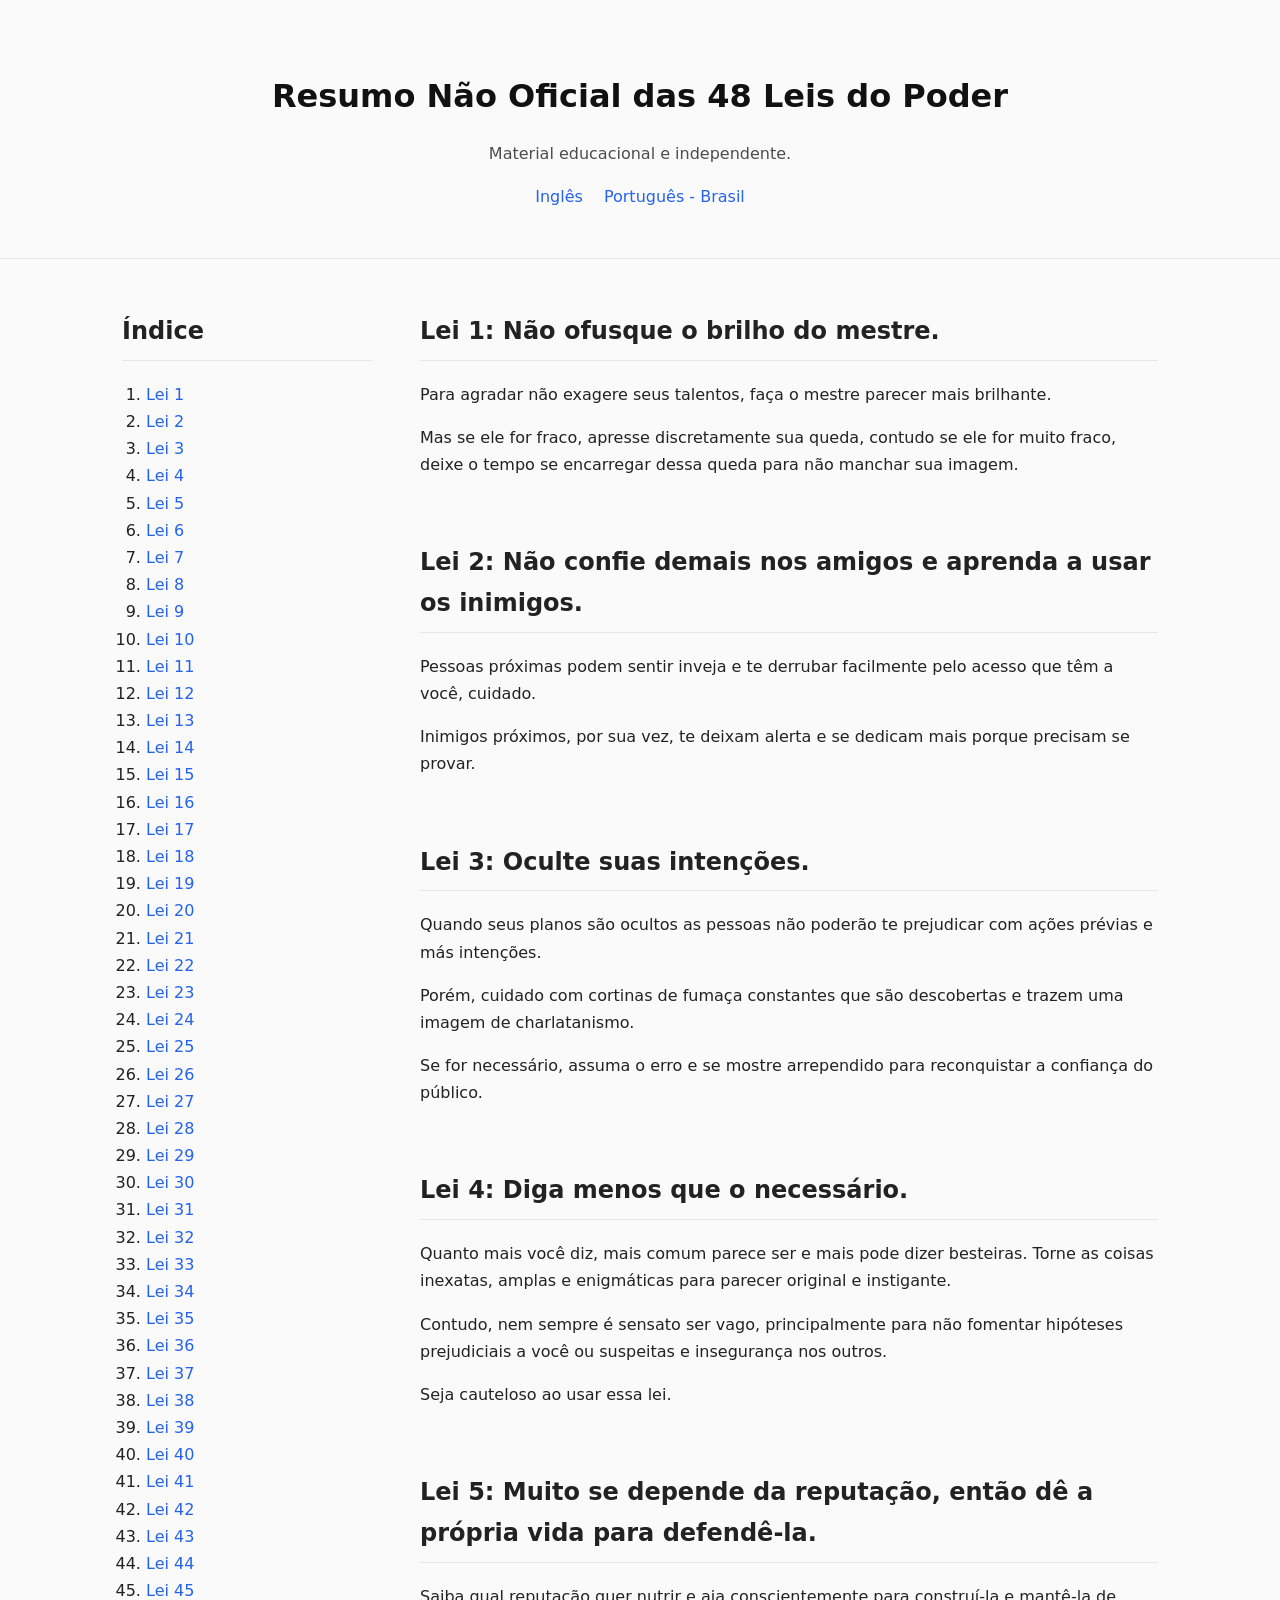
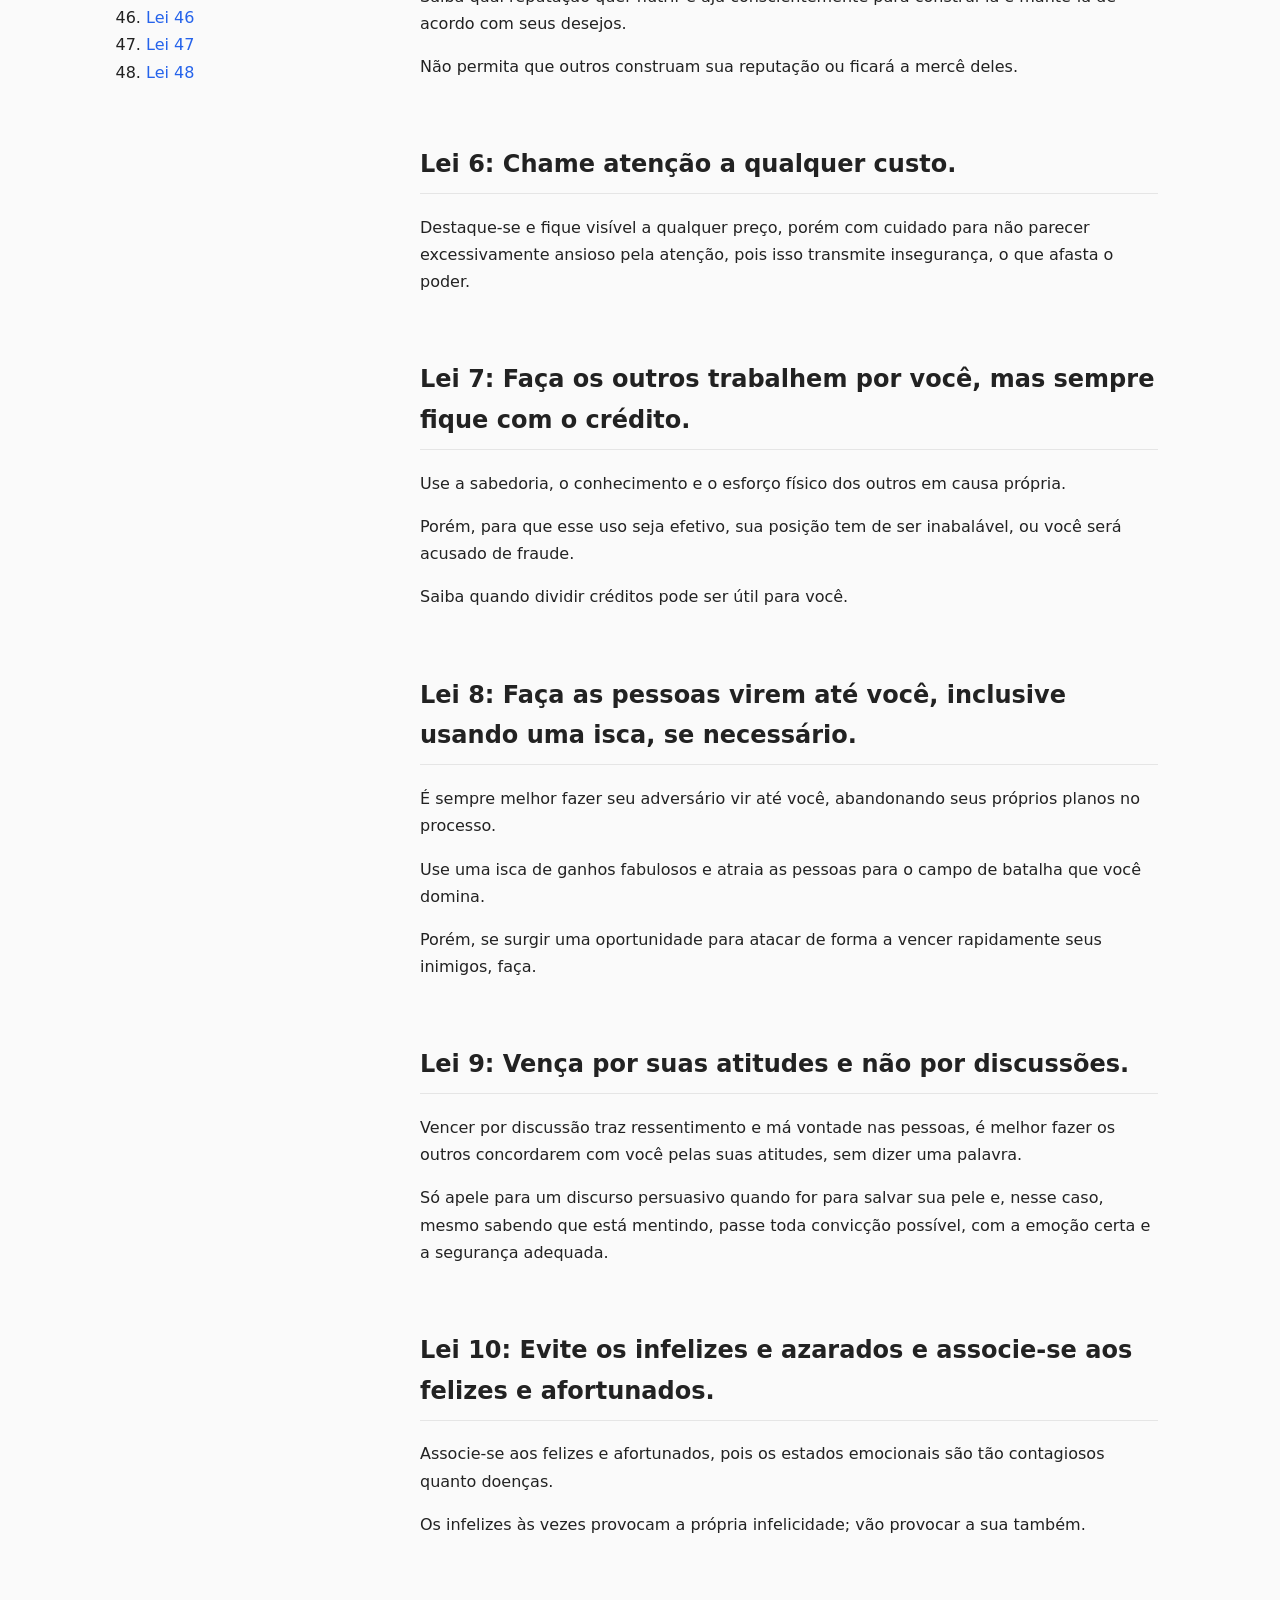
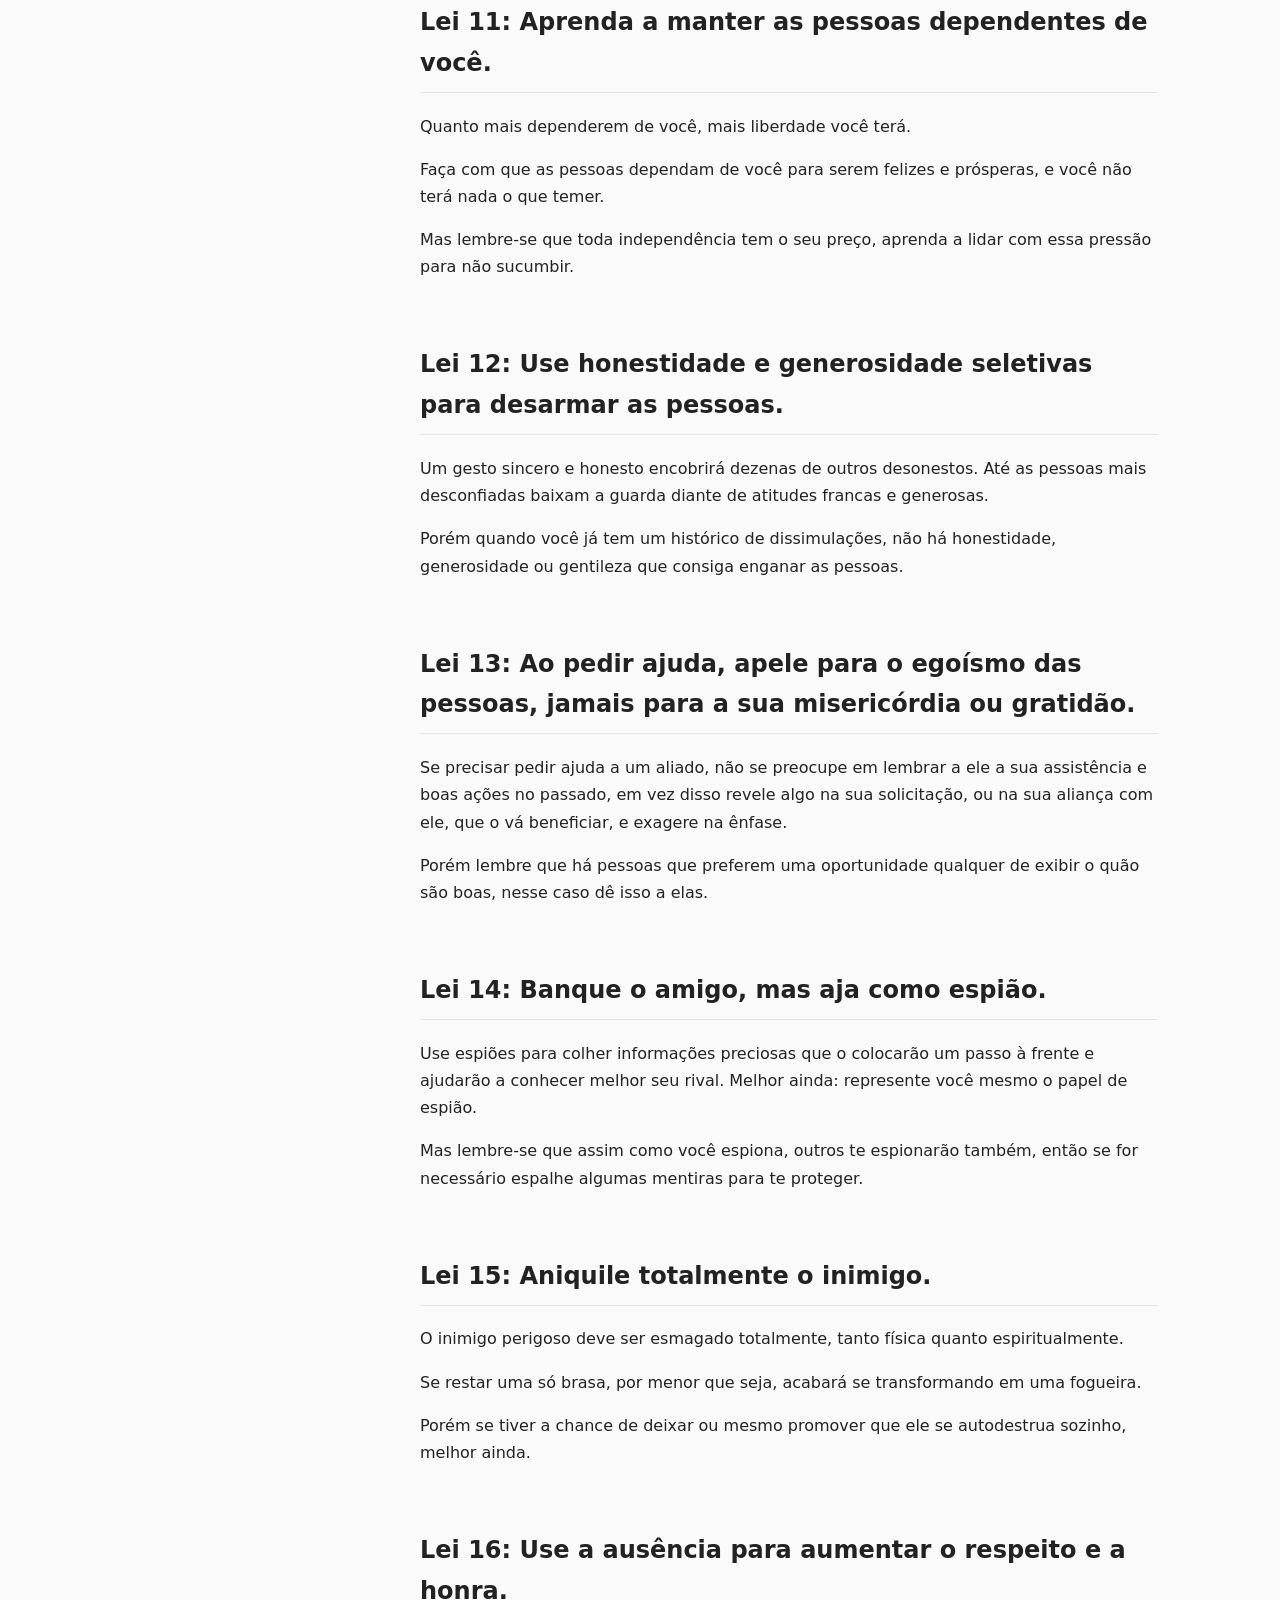
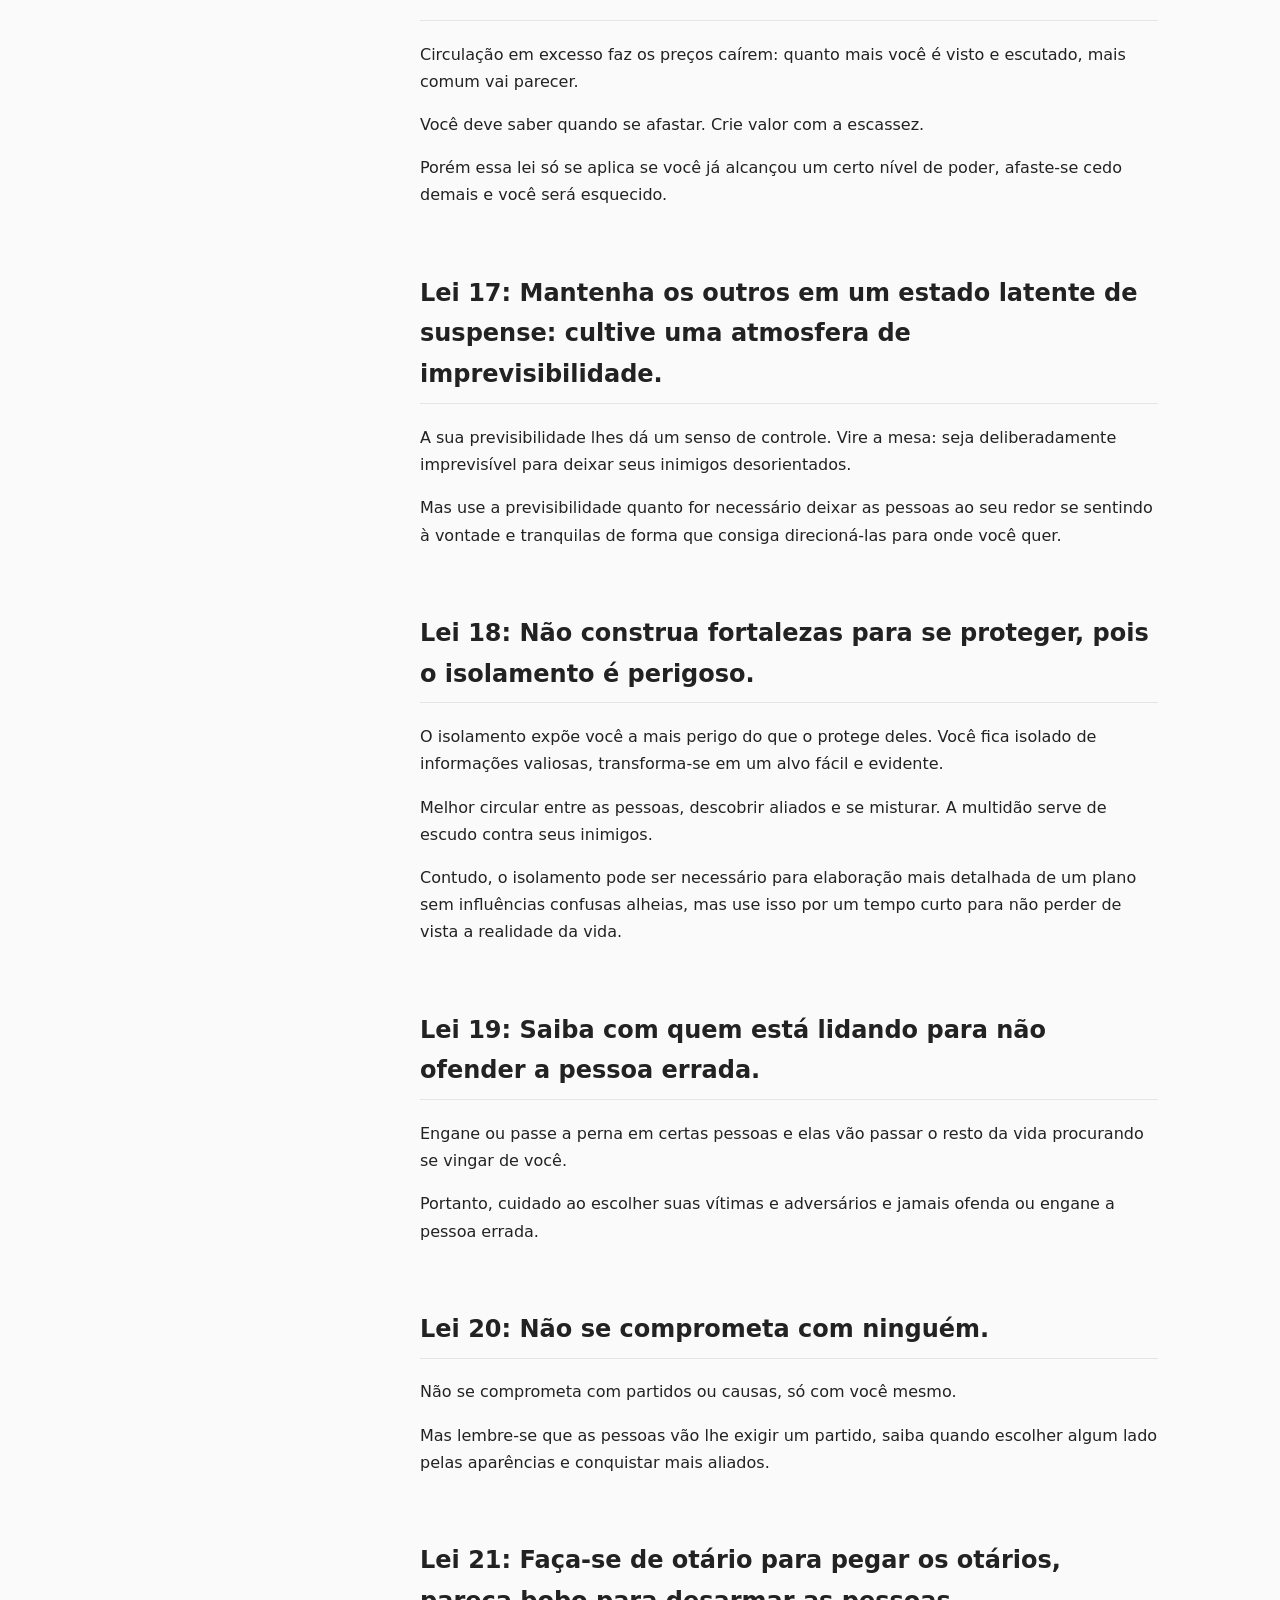
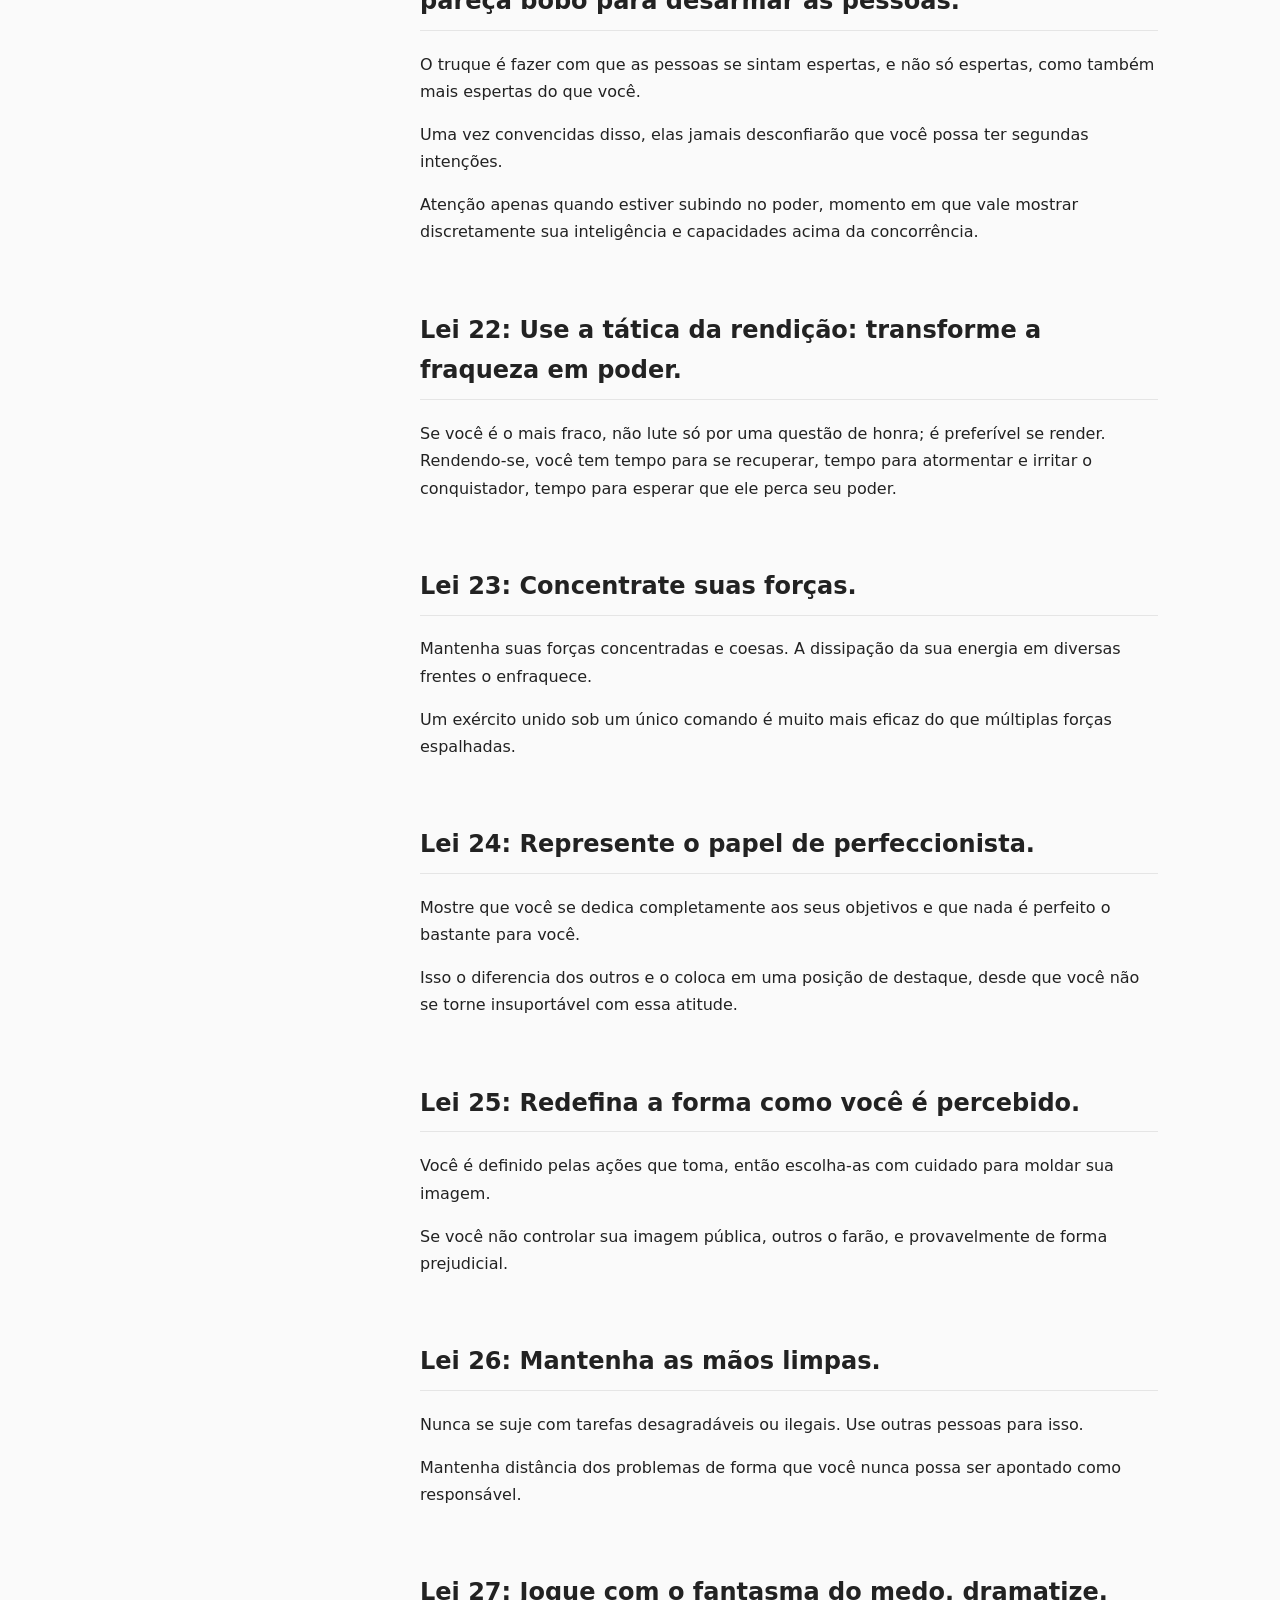
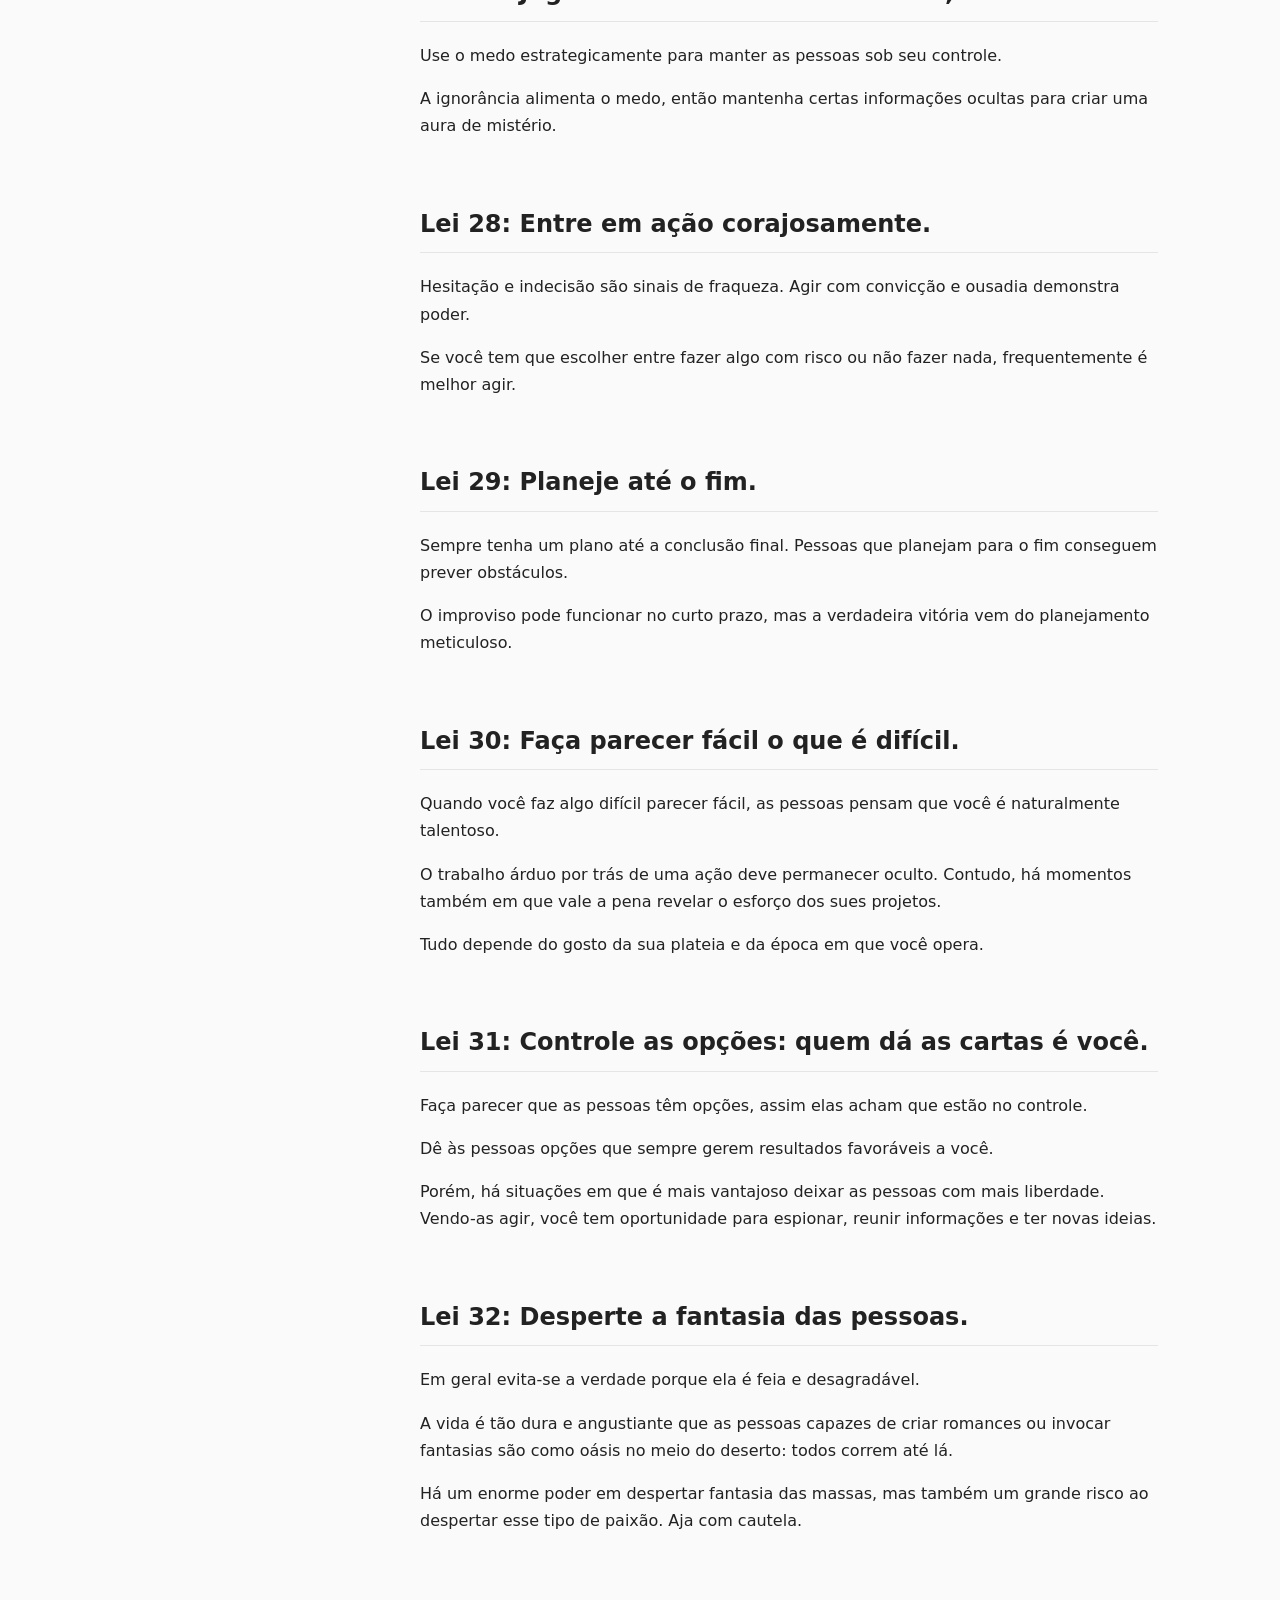
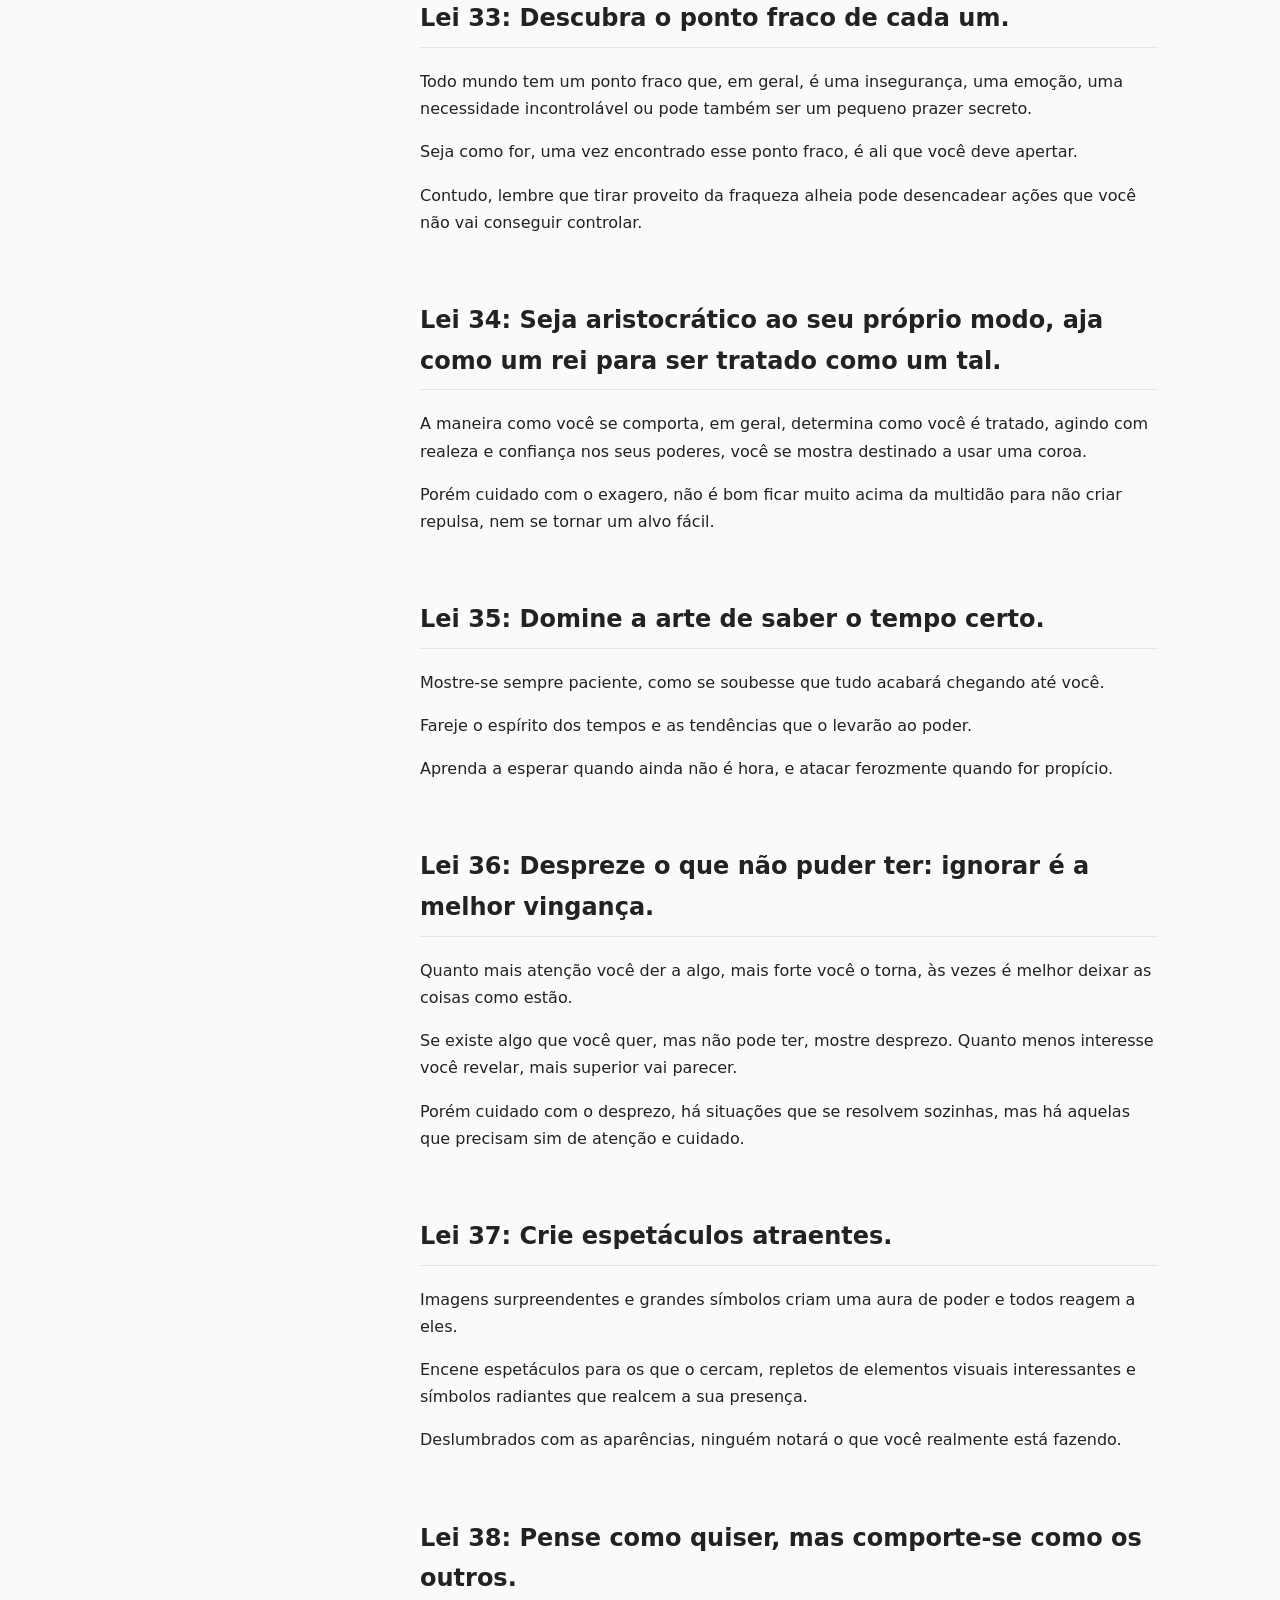
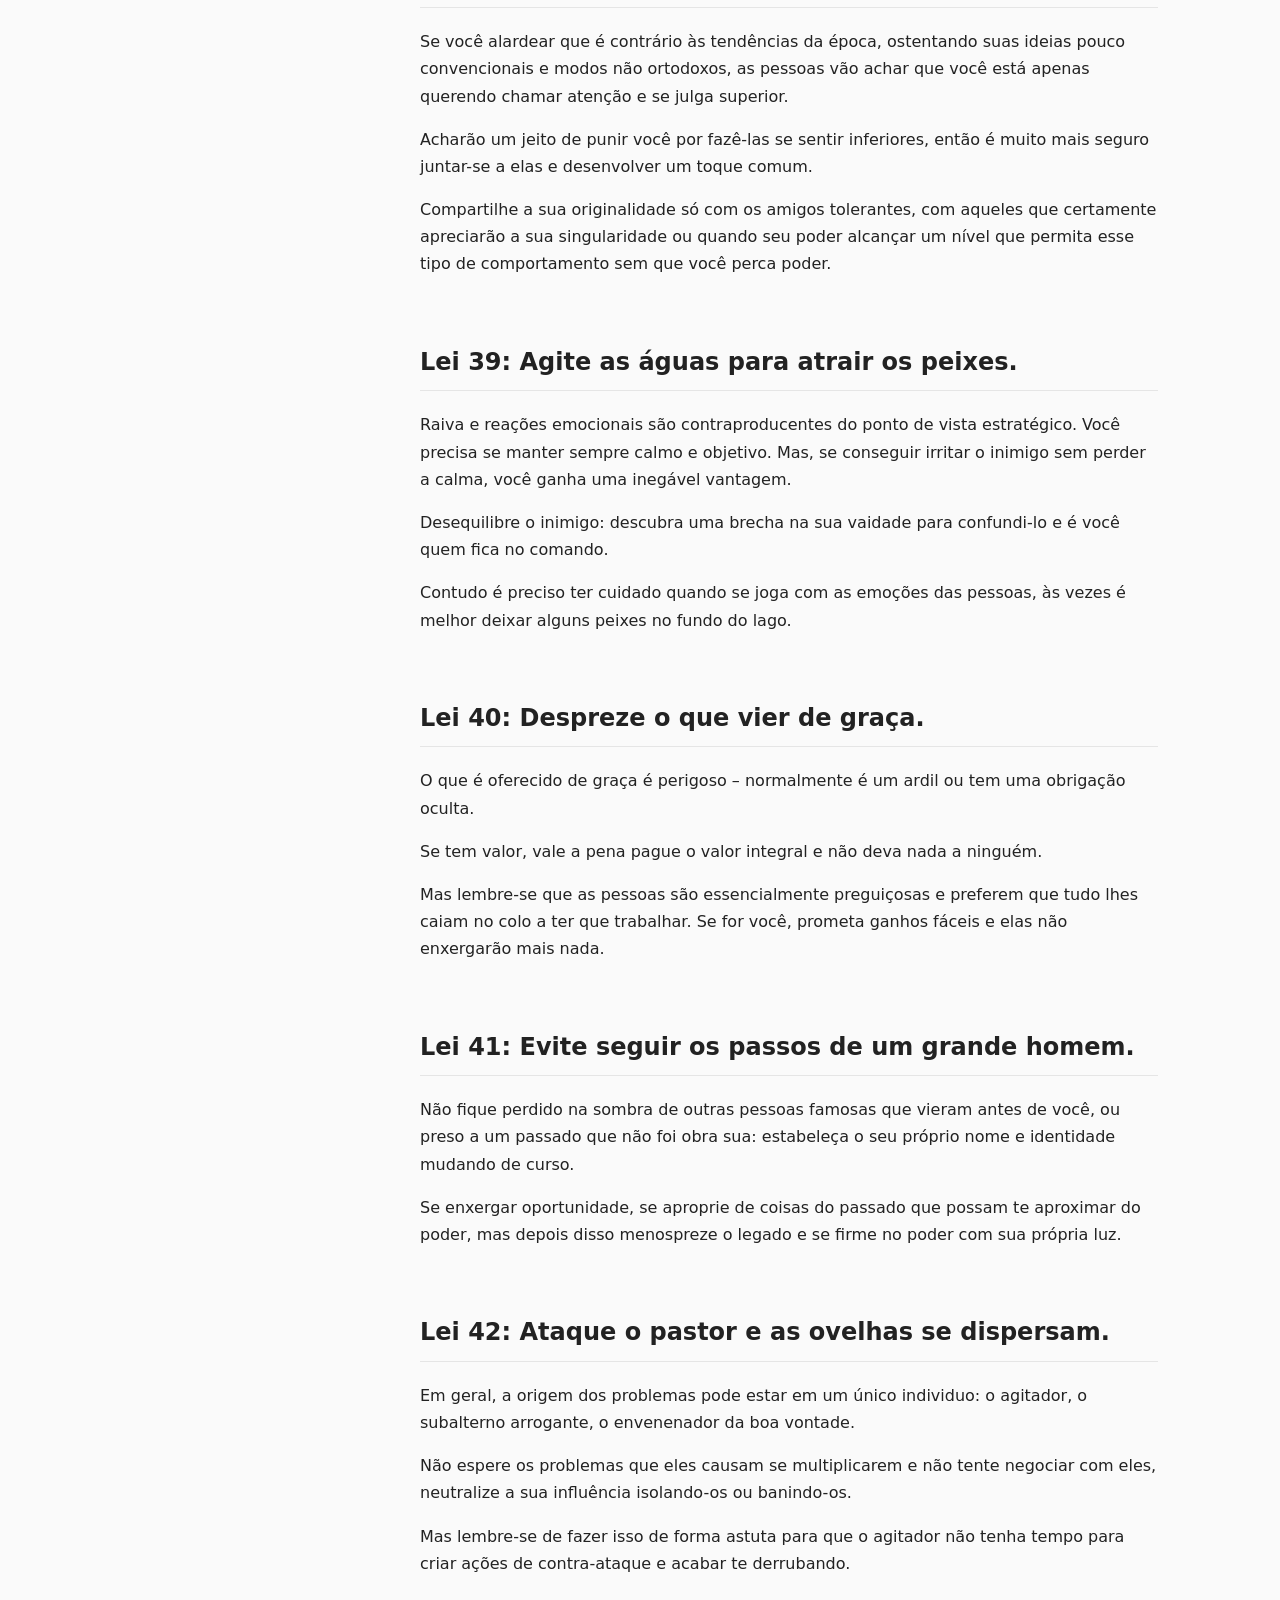
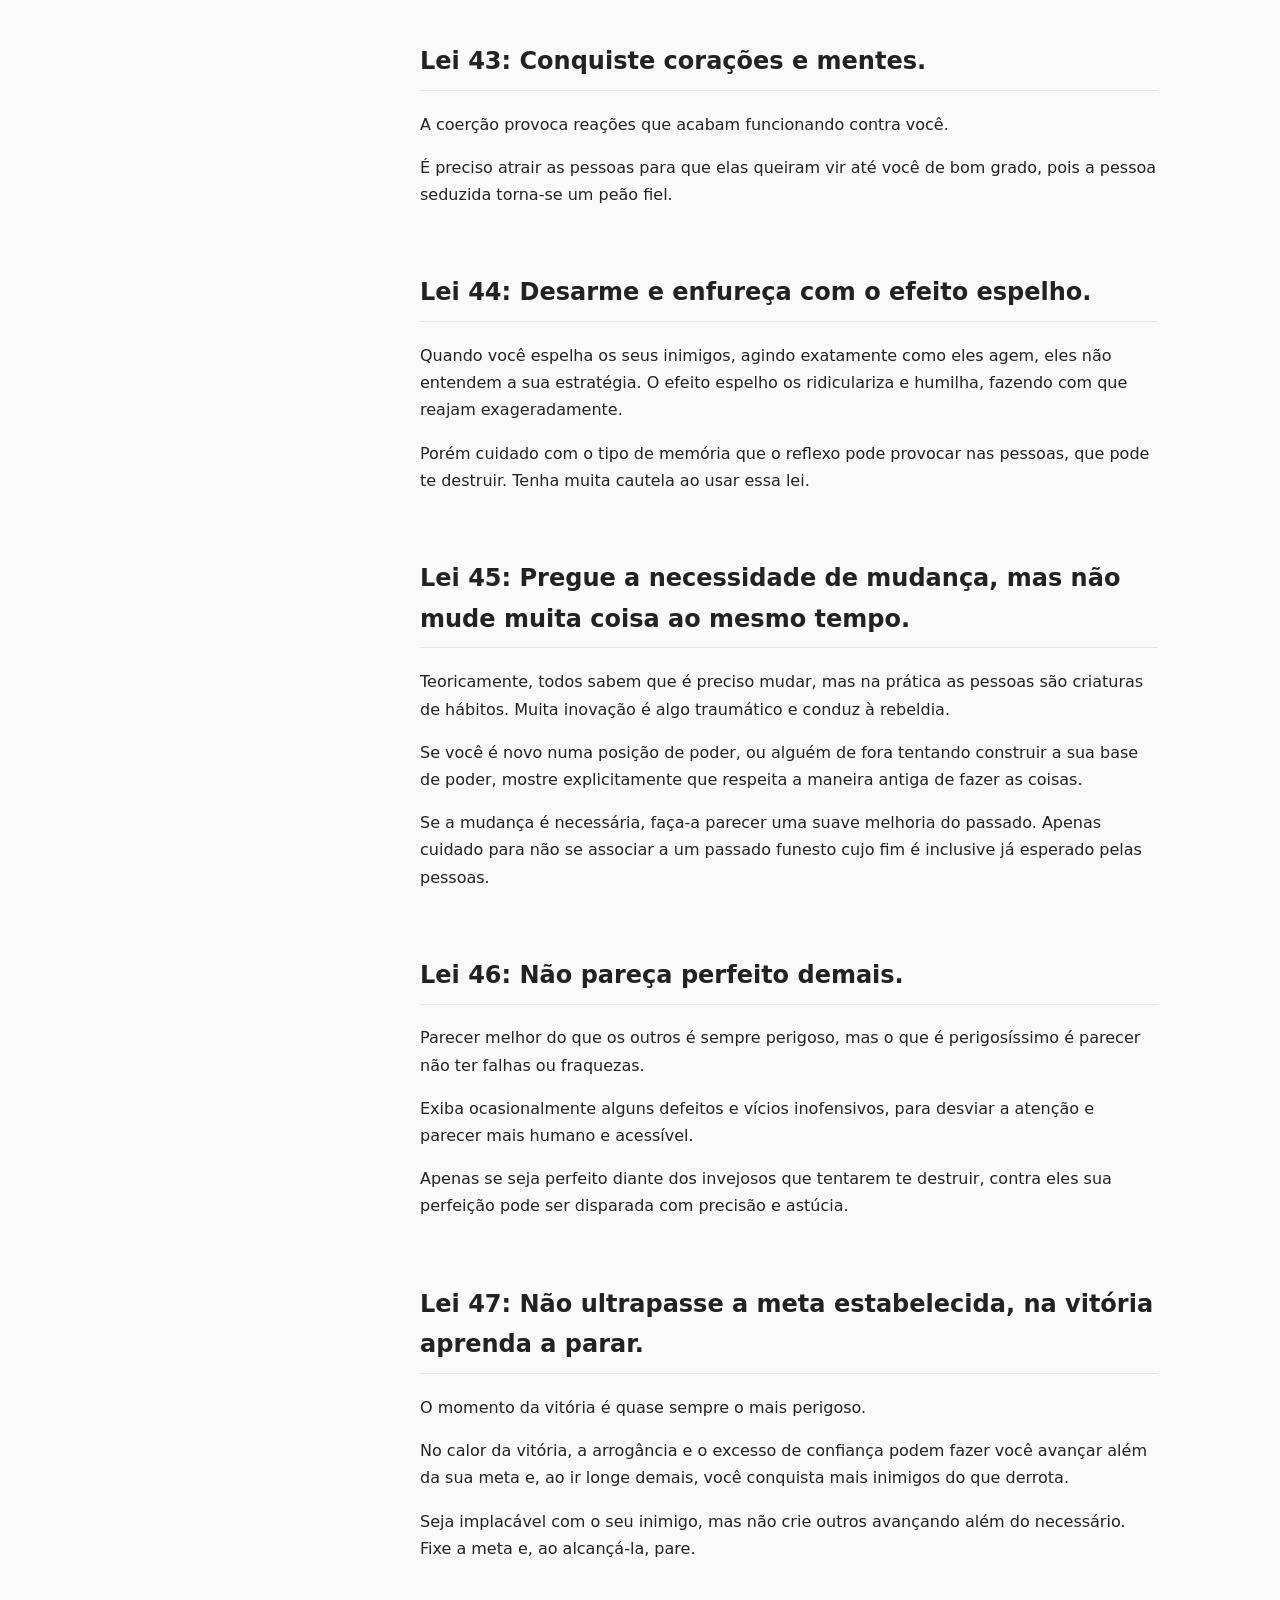
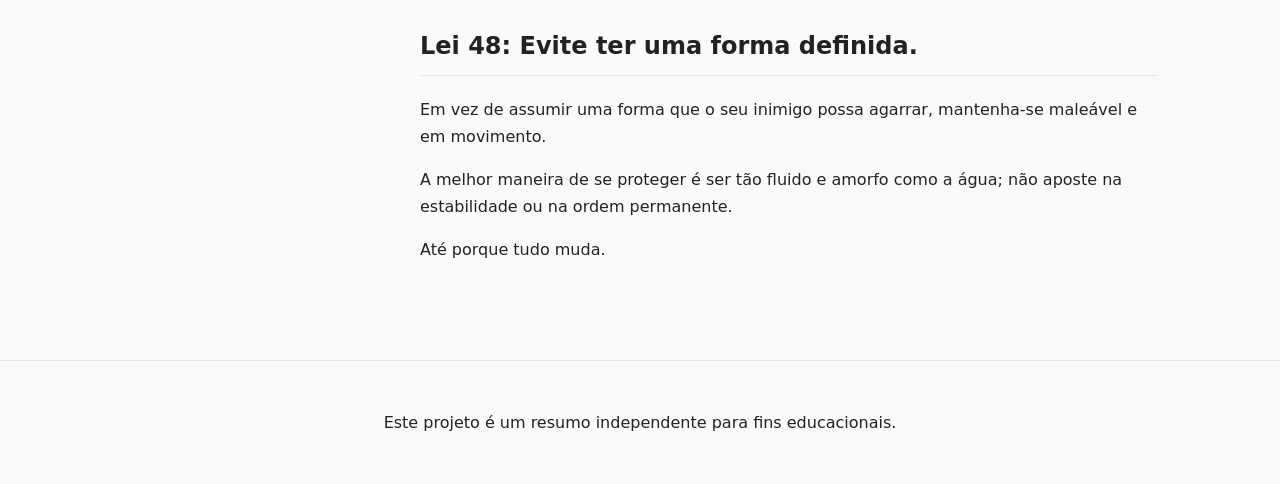
<file: pt-br/index.html>
<!DOCTYPE html>
<html lang="pt-BR">
<head>
    <meta charset="UTF-8">

    <meta name="viewport"
          content="width=device-width, initial-scale=1.0">

    <title>
        Resumo Não Oficial das 48 Leis do Poder
    </title>

    <meta
        name="description"
        content="Resumo não oficial e educacional inspirado em um livro popular sobre estratégia e poder.">

    <meta
        name="author"
        content="Dev-ev-v">

    <meta
        property="og:title"
        content="Resumo Não Oficial das 48 Leis do Poder">

    <meta
        property="og:description"
        content="Versão resumida para estudo e consulta rápida.">

    <meta
        property="og:type"
        content="website">

    <link
        rel="stylesheet"
        href="../style.css">
</head>

<body>

<a class="skip-link" href="#content">
    Ir para o conteúdo
</a>

<header>

    <h1>
        Resumo Não Oficial das 48 Leis do Poder
    </h1>

    <p class="subtitle">
        Material educacional e independente.
    </p>

    <nav class="language-switch">
    <a href="../">Inglês</a>
    <a href="./">Português - Brasil</a>
    </nav>

</header>

<main id="content">

    <aside class="toc">

        <h2>Índice</h2>

        <ol>
            <li><a href="#lei-1">Lei 1</a></li>
            <li><a href="#lei-2">Lei 2</a></li>
            <li><a href="#lei-3">Lei 3</a></li>
            <li><a href="#lei-4">Lei 4</a></li>
            <li><a href="#lei-5">Lei 5</a></li>
            <li><a href="#lei-6">Lei 6</a></li>
            <li><a href="#lei-7">Lei 7</a></li>
            <li><a href="#lei-8">Lei 8</a></li>
            <li><a href="#lei-9">Lei 9</a></li>
            <li><a href="#lei-10">Lei 10</a></li>
            <li><a href="#lei-11">Lei 11</a></li>
            <li><a href="#lei-12">Lei 12</a></li>
            <li><a href="#lei-13">Lei 13</a></li>
            <li><a href="#lei-14">Lei 14</a></li>
            <li><a href="#lei-15">Lei 15</a></li>
            <li><a href="#lei-16">Lei 16</a></li>
            <li><a href="#lei-17">Lei 17</a></li>
            <li><a href="#lei-18">Lei 18</a></li>
            <li><a href="#lei-19">Lei 19</a></li>
            <li><a href="#lei-20">Lei 20</a></li>
            <li><a href="#lei-21">Lei 21</a></li>
            <li><a href="#lei-22">Lei 22</a></li>
            <li><a href="#lei-23">Lei 23</a></li>
            <li><a href="#lei-24">Lei 24</a></li>
            <li><a href="#lei-25">Lei 25</a></li>
            <li><a href="#lei-26">Lei 26</a></li>
            <li><a href="#lei-27">Lei 27</a></li>
            <li><a href="#lei-28">Lei 28</a></li>
            <li><a href="#lei-29">Lei 29</a></li>
            <li><a href="#lei-30">Lei 30</a></li>
            <li><a href="#lei-31">Lei 31</a></li>
            <li><a href="#lei-32">Lei 32</a></li>
            <li><a href="#lei-33">Lei 33</a></li>
            <li><a href="#lei-34">Lei 34</a></li>
            <li><a href="#lei-35">Lei 35</a></li>
            <li><a href="#lei-36">Lei 36</a></li>
            <li><a href="#lei-37">Lei 37</a></li>
            <li><a href="#lei-38">Lei 38</a></li>
            <li><a href="#lei-39">Lei 39</a></li>
            <li><a href="#lei-40">Lei 40</a></li>
            <li><a href="#lei-41">Lei 41</a></li>
            <li><a href="#lei-42">Lei 42</a></li>
            <li><a href="#lei-43">Lei 43</a></li>
            <li><a href="#lei-44">Lei 44</a></li>
            <li><a href="#lei-45">Lei 45</a></li>
            <li><a href="#lei-46">Lei 46</a></li>
            <li><a href="#lei-47">Lei 47</a></li>
            <li><a href="#lei-48">Lei 48</a></li>
        </ol>

    </aside>

    <article>

        <section id="lei-1">
            <h2>Lei 1: Não ofusque o brilho do mestre.</h2>

            <p>
                Para agradar não exagere seus talentos, faça o mestre parecer mais brilhante.
            </p>
            <p>
                Mas se ele for fraco, apresse discretamente sua queda, contudo se ele for muito fraco, deixe o tempo se encarregar dessa queda para não manchar sua imagem.
            </p>
        </section>

        <section id="lei-2">
            <h2>Lei 2: Não confie demais nos amigos e aprenda a usar os inimigos.</h2>

            <p>
                Pessoas próximas podem sentir inveja e te derrubar facilmente pelo acesso que têm a você, cuidado.
            </p>
            <p>
                Inimigos próximos, por sua vez, te deixam alerta e se dedicam mais porque precisam se provar.
            </p>
        </section>

        <section id="lei-3">
            <h2>Lei 3: Oculte suas intenções.</h2>

            <p>
                Quando seus planos são ocultos as pessoas não poderão te prejudicar com ações prévias e más intenções.
            </p>
            <p>
                Porém, cuidado com cortinas de fumaça constantes que são descobertas e trazem uma imagem de charlatanismo.
            </p>
            <p>
                Se for necessário, assuma o erro e se mostre arrependido para reconquistar a confiança do público.
            </p>
        </section>

        <section id="lei-4">
            <h2>Lei 4: Diga menos que o necessário.</h2>

            <p>
                Quanto mais você diz, mais comum parece ser e mais pode dizer besteiras. Torne as coisas inexatas, amplas e enigmáticas para parecer original e instigante.
            </p>
            <p>
                Contudo, nem sempre é sensato ser vago, principalmente para não fomentar hipóteses prejudiciais a você ou suspeitas e insegurança nos outros.
            </p>
            <p>
                Seja cauteloso ao usar essa lei.
            </p>
        </section>

        <section id="lei-5">
            <h2>Lei 5: Muito se depende da reputação, então dê a própria vida para defendê-la.</h2>

            <p>
                Saiba qual reputação quer nutrir e aja conscientemente para construí-la e mantê-la de acordo com seus desejos.
            </p>
            <p>
                Não permita que outros construam sua reputação ou ficará a mercê deles.
            </p>
        </section>

        <section id="lei-6">
            <h2>Lei 6: Chame atenção a qualquer custo.</h2>

            <p>
                Destaque-se e fique visível a qualquer preço, porém com cuidado para não parecer excessivamente ansioso pela atenção, pois isso transmite insegurança, o que afasta o poder.
            </p>
        </section>

        <section id="lei-7">
            <h2>Lei 7: Faça os outros trabalhem por você, mas sempre fique com o crédito.</h2>

            <p>
                Use a sabedoria, o conhecimento e o esforço físico dos outros em causa própria.
            </p>
            <p>
                Porém, para que esse uso seja efetivo, sua posição tem de ser inabalável, ou você será acusado de fraude.
            </p>
            <p>
                Saiba quando dividir créditos pode ser útil para você.
            </p>
        </section>

        <section id="lei-8">
            <h2>Lei 8: Faça as pessoas virem até você, inclusive usando uma isca, se necessário.</h2>

            <p>
                É sempre melhor fazer seu adversário vir até você, abandonando seus próprios planos no processo.
            </p>
            <p>
                Use uma isca de ganhos fabulosos e atraia as pessoas para o campo de batalha que você domina.
            </p>
            <p>
                Porém, se surgir uma oportunidade para atacar de forma a vencer rapidamente seus inimigos, faça.
            </p>
        </section>

        <section id="lei-9">
            <h2>Lei 9: Vença por suas atitudes e não por discussões.</h2>

            <p>
                Vencer por discussão traz ressentimento e má vontade nas pessoas, é melhor fazer os outros concordarem com você pelas suas atitudes, sem dizer uma palavra.
            </p>
            <p>
                Só apele para um discurso persuasivo quando for para salvar sua pele e, nesse caso, mesmo sabendo que está mentindo, passe toda convicção possível, com a emoção certa e a segurança adequada.
            </p>
        </section>

        <section id="lei-10">
            <h2>Lei 10: Evite os infelizes e azarados e associe-se aos felizes e afortunados.</h2>

            <p>
                Associe-se aos felizes e afortunados, pois os estados emocionais são tão contagiosos quanto doenças.
            </p>
            <p>
                Os infelizes às vezes provocam a própria infelicidade; vão provocar a sua também.
            </p>
        </section>

        <section id="lei-11">
            <h2>Lei 11: Aprenda a manter as pessoas dependentes de você.</h2>

            <p>
                Quanto mais dependerem de você, mais liberdade você terá.
            </p>
            <p>
                Faça com que as pessoas dependam de você para serem felizes e prósperas, e você não terá nada o que temer.
            </p>
            <p>
                Mas lembre-se que toda independência tem o seu preço, aprenda a lidar com essa pressão para não sucumbir.
            </p>
        </section>

        <section id="lei-12">
            <h2>Lei 12: Use honestidade e generosidade seletivas para desarmar as pessoas.</h2>

            <p>
                Um gesto sincero e honesto encobrirá dezenas de outros desonestos. Até as pessoas mais desconfiadas baixam a guarda diante de atitudes francas e generosas.
            </p>
            <p>
                Porém quando você já tem um histórico de dissimulações, não há honestidade, generosidade ou gentileza que consiga enganar as pessoas.
            </p>
        </section>

        <section id="lei-13">
            <h2>Lei 13: Ao pedir ajuda, apele para o egoísmo das pessoas, jamais para a sua misericórdia ou gratidão.</h2>

            <p>
                Se precisar pedir ajuda a um aliado, não se preocupe em lembrar a ele a sua assistência e boas ações no passado, em vez disso revele algo na sua solicitação, ou na sua aliança com ele, que o vá beneficiar, e exagere na ênfase.
            </p>
            <p>
                Porém lembre que há pessoas que preferem uma oportunidade qualquer de exibir o quão são boas, nesse caso dê isso a elas.
            </p>
        </section>

        <section id="lei-14">
            <h2>Lei 14: Banque o amigo, mas aja como espião.</h2>

            <p>
                Use espiões para colher informações preciosas que o colocarão um passo à frente e ajudarão a conhecer melhor seu rival. Melhor ainda: represente você mesmo o papel de espião.
            </p>
            <p>
                Mas lembre-se que assim como você espiona, outros te espionarão também, então se for necessário espalhe algumas mentiras para te proteger.
            </p>
        </section>

        <section id="lei-15">
            <h2>Lei 15: Aniquile totalmente o inimigo.</h2>

            <p>
                O inimigo perigoso deve ser esmagado totalmente, tanto física quanto espiritualmente.
            </p>
            <p>
                Se restar uma só brasa, por menor que seja, acabará se transformando em uma fogueira.
            </p>
            <p>
                Porém se tiver a chance de deixar ou mesmo promover que ele se autodestrua sozinho, melhor ainda.
            </p>
        </section>

        <section id="lei-16">
            <h2>Lei 16: Use a ausência para aumentar o respeito e a honra.</h2>

            <p>
                Circulação em excesso faz os preços caírem: quanto mais você é visto e escutado, mais comum vai parecer.
            </p>
            <p>
                Você deve saber quando se afastar. Crie valor com a escassez.
            </p>
            <p>
                Porém essa lei só se aplica se você já alcançou um certo nível de poder, afaste-se cedo demais e você será esquecido.
            </p>
        </section>

        <section id="lei-17">
            <h2>Lei 17: Mantenha os outros em um estado latente de suspense: cultive uma atmosfera de imprevisibilidade.</h2>

            <p>
                A sua previsibilidade lhes dá um senso de controle. Vire a mesa: seja deliberadamente imprevisível para deixar seus inimigos desorientados.
            </p>
            <p>
                Mas use a previsibilidade quanto for necessário deixar as pessoas ao seu redor se sentindo à vontade e tranquilas de forma que consiga direcioná-las para onde você quer.
            </p>
        </section>

        <section id="lei-18">
            <h2>Lei 18: Não construa fortalezas para se proteger, pois o isolamento é perigoso.</h2>

            <p>
                O isolamento expõe você a mais perigo do que o protege deles. Você fica isolado de informações valiosas, transforma-se em um alvo fácil e evidente.
            </p>
            <p>
                Melhor circular entre as pessoas, descobrir aliados e se misturar. A multidão serve de escudo contra seus inimigos.
            </p>
            <p>
                Contudo, o isolamento pode ser necessário para elaboração mais detalhada de um plano sem influências confusas alheias, mas use isso por um tempo curto para não perder de vista a realidade da vida.
            </p>
        </section>

        <section id="lei-19">
            <h2>Lei 19: Saiba com quem está lidando para não ofender a pessoa errada.</h2>

            <p>
                Engane ou passe a perna em certas pessoas e elas vão passar o resto da vida procurando se vingar de você.
            </p>
            <p>
                Portanto, cuidado ao escolher suas vítimas e adversários e jamais ofenda ou engane a pessoa errada.
            </p>
        </section>

        <section id="lei-20">
            <h2>Lei 20: Não se comprometa com ninguém.</h2>

            <p>
                Não se comprometa com partidos ou causas, só com você mesmo.
            </p>
            <p>
                Mas lembre-se que as pessoas vão lhe exigir um partido, saiba quando escolher algum lado pelas aparências e conquistar mais aliados.
            </p>
        </section>

        <section id="lei-21">
            <h2>Lei 21: Faça-se de otário para pegar os otários, pareça bobo para desarmar as pessoas.</h2>

            <p>
                O truque é fazer com que as pessoas se sintam espertas, e não só espertas, como também mais espertas do que você.
            </p>
            <p>
                Uma vez convencidas disso, elas jamais desconfiarão que você possa ter segundas intenções.
            </p>
            <p>
                Atenção apenas quando estiver subindo no poder, momento em que vale mostrar discretamente sua inteligência e capacidades acima da concorrência.
            </p>
        </section>

        <section id="lei-22">
            <h2>Lei 22: Use a tática da rendição: transforme a fraqueza em poder.</h2>

            <p>
                Se você é o mais fraco, não lute só por uma questão de honra; é preferível se render. Rendendo-se, você tem tempo para se recuperar, tempo para atormentar e irritar o conquistador, tempo para esperar que ele perca seu poder.
            </p>
        </section>

        <section id="lei-23">
            <h2>Lei 23: Concentrate suas forças.</h2>

            <p>
                Mantenha suas forças concentradas e coesas. A dissipação da sua energia em diversas frentes o enfraquece.
            </p>
            <p>
                Um exército unido sob um único comando é muito mais eficaz do que múltiplas forças espalhadas.
            </p>
        </section>

        <section id="lei-24">
            <h2>Lei 24: Represente o papel de perfeccionista.</h2>

            <p>
                Mostre que você se dedica completamente aos seus objetivos e que nada é perfeito o bastante para você.
            </p>
            <p>
                Isso o diferencia dos outros e o coloca em uma posição de destaque, desde que você não se torne insuportável com essa atitude.
            </p>
        </section>

        <section id="lei-25">
            <h2>Lei 25: Redefina a forma como você é percebido.</h2>

            <p>
                Você é definido pelas ações que toma, então escolha-as com cuidado para moldar sua imagem.
            </p>
            <p>
                Se você não controlar sua imagem pública, outros o farão, e provavelmente de forma prejudicial.
            </p>
        </section>

        <section id="lei-26">
            <h2>Lei 26: Mantenha as mãos limpas.</h2>

            <p>
                Nunca se suje com tarefas desagradáveis ou ilegais. Use outras pessoas para isso.
            </p>
            <p>
                Mantenha distância dos problemas de forma que você nunca possa ser apontado como responsável.
            </p>
        </section>

        <section id="lei-27">
            <h2>Lei 27: Jogue com o fantasma do medo, dramatize.</h2>

            <p>
                Use o medo estrategicamente para manter as pessoas sob seu controle.
            </p>
            <p>
                A ignorância alimenta o medo, então mantenha certas informações ocultas para criar uma aura de mistério.
            </p>
        </section>

        <section id="lei-28">
            <h2>Lei 28: Entre em ação corajosamente.</h2>

            <p>
                Hesitação e indecisão são sinais de fraqueza. Agir com convicção e ousadia demonstra poder.
            </p>
            <p>
                Se você tem que escolher entre fazer algo com risco ou não fazer nada, frequentemente é melhor agir.
            </p>
        </section>

        <section id="lei-29">
            <h2>Lei 29: Planeje até o fim.</h2>

            <p>
                Sempre tenha um plano até a conclusão final. Pessoas que planejam para o fim conseguem prever obstáculos.
            </p>
            <p>
                O improviso pode funcionar no curto prazo, mas a verdadeira vitória vem do planejamento meticuloso.
            </p>
        </section>

        <section id="lei-30">
            <h2>Lei 30: Faça parecer fácil o que é difícil.</h2>

            <p>
                Quando você faz algo difícil parecer fácil, as pessoas pensam que você é naturalmente talentoso.
            </p>
            <p>
                O trabalho árduo por trás de uma ação deve permanecer oculto. Contudo, há momentos também em que vale a pena revelar o esforço dos sues projetos.
            </p>
            <p>
                Tudo depende do gosto da sua plateia e da época em que você opera.
            </p>
        </section>

        <section id="lei-31">
            <h2>Lei 31: Controle as opções: quem dá as cartas é você.</h2>

            <p>
                Faça parecer que as pessoas têm opções, assim elas acham que estão no controle.
            </p>
            <p>
                Dê às pessoas opções que sempre gerem resultados favoráveis a você.
            </p>
            <p>
                Porém, há situações em que é mais vantajoso deixar as pessoas com mais liberdade. Vendo-as agir, você tem oportunidade para espionar, reunir informações e ter novas ideias.
            </p>
        </section>

        <section id="lei-32">
            <h2>Lei 32: Desperte a fantasia das pessoas.</h2>

            <p>
                Em geral evita-se a verdade porque ela é feia e desagradável.
            </p>
            <p>
                A vida é tão dura e angustiante que as pessoas capazes de criar romances ou invocar fantasias são como oásis no meio do deserto: todos correm até lá.
            </p>
            <p>
                Há um enorme poder em despertar fantasia das massas, mas também um grande risco ao despertar esse tipo de paixão. Aja com cautela.
            </p>
        </section>

        <section id="lei-33">
            <h2>Lei 33: Descubra o ponto fraco de cada um.</h2>

            <p>
                Todo mundo tem um ponto fraco que, em geral, é uma insegurança, uma emoção, uma necessidade incontrolável ou pode também ser um pequeno prazer secreto.
            </p>
            <p>
                Seja como for, uma vez encontrado esse ponto fraco, é ali que você deve apertar.
            </p>
            <p>
                Contudo, lembre que tirar proveito da fraqueza alheia pode desencadear ações que você não vai conseguir controlar.
            </p>
        </section>

        <section id="lei-34">
            <h2>Lei 34: Seja aristocrático ao seu próprio modo, aja como um rei para ser tratado como um tal.</h2>

            <p>
                A maneira como você se comporta, em geral, determina como você é tratado, agindo com realeza e confiança nos seus poderes, você se mostra destinado a usar uma coroa.
            </p>
            <p>
                Porém cuidado com o exagero, não é bom ficar muito acima da multidão para não criar repulsa, nem se tornar um alvo fácil.
            </p>
        </section>

        <section id="lei-35">
            <h2>Lei 35: Domine a arte de saber o tempo certo.</h2>

            <p>
                Mostre-se sempre paciente, como se soubesse que tudo acabará chegando até você.
            </p>
            <p>
                Fareje o espírito dos tempos e as tendências que o levarão ao poder.
            </p>
            <p>
                Aprenda a esperar quando ainda não é hora, e atacar ferozmente quando for propício.
            </p>
        </section>

        <section id="lei-36">
            <h2>Lei 36: Despreze o que não puder ter: ignorar é a melhor vingança.</h2>

            <p>
                Quanto mais atenção você der a algo, mais forte você o torna, às vezes é melhor deixar as coisas como estão.
            </p>
            <p>
                Se existe algo que você quer, mas não pode ter, mostre desprezo. Quanto menos interesse você revelar, mais superior vai parecer.
            </p>
            <p>
                Porém cuidado com o desprezo, há situações que se resolvem sozinhas, mas há aquelas que precisam sim de atenção e cuidado.
            </p>
        </section>

        <section id="lei-37">
            <h2>Lei 37: Crie espetáculos atraentes.</h2>

            <p>
                Imagens surpreendentes e grandes símbolos criam uma aura de poder e todos reagem a eles.
            </p>
            <p>
                Encene espetáculos para os que o cercam, repletos de elementos visuais interessantes e símbolos radiantes que realcem a sua presença.
            </p>
            <p>
                Deslumbrados com as aparências, ninguém notará o que você realmente está fazendo.
            </p>
        </section>

        <section id="lei-38">
            <h2>Lei 38: Pense como quiser, mas comporte-se como os outros.</h2>

            <p>
                Se você alardear que é contrário às tendências da época, ostentando suas ideias pouco convencionais e modos não ortodoxos, as pessoas vão achar que você está apenas querendo chamar atenção e se julga superior.
            </p>
            <p>
                Acharão um jeito de punir você por fazê-las se sentir inferiores, então é muito mais seguro juntar-se a elas e desenvolver um toque comum.
            </p>
            <p>
                Compartilhe a sua originalidade só com os amigos tolerantes, com aqueles que certamente apreciarão a sua singularidade ou quando seu poder alcançar um nível que permita esse tipo de comportamento sem que você perca poder.
            </p>
        </section>

        <section id="lei-39">
            <h2>Lei 39: Agite as águas para atrair os peixes.</h2>

            <p>
                Raiva e reações emocionais são contraproducentes do ponto de vista estratégico. Você precisa se manter sempre calmo e objetivo. Mas, se conseguir irritar o inimigo sem perder a calma, você ganha uma inegável vantagem.
            </p>
            <p>
                Desequilibre o inimigo: descubra uma brecha na sua vaidade para confundi-lo e é você quem fica no comando.
            </p>
            <p>
                Contudo é preciso ter cuidado quando se joga com as emoções das pessoas, às vezes é melhor deixar alguns peixes no fundo do lago.
            </p>
        </section>

        <section id="lei-40">
            <h2>Lei 40: Despreze o que vier de graça.</h2>

            <p>
                O que é oferecido de graça é perigoso – normalmente é um ardil ou tem uma obrigação oculta.
            </p>
            <p>
                Se tem valor, vale a pena pague o valor integral e não deva nada a ninguém.
            </p>
            <p>
                Mas lembre-se que as pessoas são essencialmente preguiçosas e preferem que tudo lhes caiam no colo a ter que trabalhar. Se for você, prometa ganhos fáceis e elas não enxergarão mais nada.
            </p>
        </section>

        <section id="lei-41">
            <h2>Lei 41: Evite seguir os passos de um grande homem.</h2>

            <p>
                Não fique perdido na sombra de outras pessoas famosas que vieram antes de você, ou preso a um passado que não foi obra sua: estabeleça o seu próprio nome e identidade mudando de curso.
            </p>
            <p>
                Se enxergar oportunidade, se aproprie de coisas do passado que possam te aproximar do poder, mas depois disso menospreze o legado e se firme no poder com sua própria luz.
            </p>
        </section>

        <section id="lei-42">
            <h2>Lei 42: Ataque o pastor e as ovelhas se dispersam.</h2>

            <p>
                Em geral, a origem dos problemas pode estar em um único individuo: o agitador, o subalterno arrogante, o envenenador da boa vontade.
            </p>
            <p>
                Não espere os problemas que eles causam se multiplicarem e não tente negociar com eles, neutralize a sua influência isolando-os ou banindo-os.
            </p>
            <p>
                Mas lembre-se de fazer isso de forma astuta para que o agitador não tenha tempo para criar ações de contra-ataque e acabar te derrubando.
            </p>
        </section>

        <section id="lei-43">
            <h2>Lei 43: Conquiste corações e mentes.</h2>

            <p>
                A coerção provoca reações que acabam funcionando contra você.
            </p>
            <p>
                É preciso atrair as pessoas para que elas queiram vir até você de bom grado, pois a pessoa seduzida torna-se um peão fiel.
            </p>
        </section>

        <section id="lei-44">
            <h2>Lei 44: Desarme e enfureça com o efeito espelho.</h2>

            <p>
                Quando você espelha os seus inimigos, agindo exatamente como eles agem, eles não entendem a sua estratégia. O efeito espelho os ridiculariza e humilha, fazendo com que reajam exageradamente.
            </p>
            <p>
                Porém cuidado com o tipo de memória que o reflexo pode provocar nas pessoas, que pode te destruir. Tenha muita cautela ao usar essa lei.
            </p>
        </section>

        <section id="lei-45">
            <h2>Lei 45: Pregue a necessidade de mudança, mas não mude muita coisa ao mesmo tempo.</h2>

            <p>
                Teoricamente, todos sabem que é preciso mudar, mas na prática as pessoas são criaturas de hábitos. Muita inovação é algo traumático e conduz à rebeldia.
            </p>
            <p>
                Se você é novo numa posição de poder, ou alguém de fora tentando construir a sua base de poder, mostre explicitamente que respeita a maneira antiga de fazer as coisas.
            </p>
            <p>
                Se a mudança é necessária, faça-a parecer uma suave melhoria do passado. Apenas cuidado para não se associar a um passado funesto cujo fim é inclusive já esperado pelas pessoas.
            </p>
        </section>

        <section id="lei-46">
            <h2>Lei 46: Não pareça perfeito demais.</h2>

            <p>
                Parecer melhor do que os outros é sempre perigoso, mas o que é perigosíssimo é parecer não ter falhas ou fraquezas.
            </p>
            <p>
                Exiba ocasionalmente alguns defeitos e vícios inofensivos, para desviar a atenção e parecer mais humano e acessível.
            </p>
            <p>
                Apenas se seja perfeito diante dos invejosos que tentarem te destruir, contra eles sua perfeição pode ser disparada com precisão e astúcia.
            </p>
        </section>

        <section id="lei-47">
            <h2>Lei 47: Não ultrapasse a meta estabelecida, na vitória aprenda a parar.</h2>

            <p>
                O momento da vitória é quase sempre o mais perigoso.
            </p>
            <p>
                No calor da vitória, a arrogância e o excesso de confiança podem fazer você avançar além da sua meta e, ao ir longe demais, você conquista mais inimigos do que derrota.
            </p>
            <p>
                Seja implacável com o seu inimigo, mas não crie outros avançando além do necessário. Fixe a meta e, ao alcançá-la, pare.
            </p>
        </section>

        <section id="lei-48">
            <h2>Lei 48: Evite ter uma forma definida.</h2>

            <p>
                Em vez de assumir uma forma que o seu inimigo possa agarrar, mantenha-se maleável e em movimento.
            </p>
            <p>
                A melhor maneira de se proteger é ser tão fluido e amorfo como a água; não aposte na estabilidade ou na ordem permanente.
            </p>
            <p>
                Até porque tudo muda.
            </p>
        </section>

    </article>

</main>

<footer>

    <p>
        Este projeto é um resumo independente para fins educacionais.
    </p>

</footer>

</body>
</html>
</file>
<file: style.css>
:root {

    --bg: #fafafa;
    --surface: #ffffff;

    --text: #222;
    --heading: #111;

    --border: #e5e5e5;

    --link: #2563eb;

    --max-width: 75ch;
}

* {
    box-sizing: border-box;
}

html {
    scroll-behavior: smooth;
}

body {

    margin: 0;

    font-family:
        Inter,
        system-ui,
        sans-serif;

    background: var(--bg);

    color: var(--text);

    line-height: 1.7;
}

.skip-link {

    position: absolute;

    left: -9999px;
}

.skip-link:focus {

    left: 1rem;
    top: 1rem;
}

header {

    text-align: center;

    padding: 3rem 1rem;

    border-bottom: 1px solid var(--border);
}

h1 {

    margin-bottom: .5rem;

    color: var(--heading);
}

.subtitle {

    opacity: .8;
}

.language-switch {

    margin-top: 1rem;
}

.language-switch a {

    margin: 0 .5rem;
}

main {

    max-width: 1100px;

    margin: auto;

    padding: 2rem;

    display: grid;

    grid-template-columns:
        250px
        1fr;

    gap: 3rem;
}

.toc {

    position: sticky;

    top: 1rem;

    align-self: start;
}

.toc ol {

    padding-left: 1.5rem;
}

article {

    max-width: var(--max-width);
}

section {

    scroll-margin-top: 2rem;

    margin-bottom: 4rem;
}

h2 {

    border-bottom:
        1px solid var(--border);

    padding-bottom: .5rem;
}

a {

    color: var(--link);

    text-decoration: none;
}

a:hover {

    text-decoration: underline;
}

footer {

    text-align: center;

    padding: 2rem;

    border-top:
        1px solid var(--border);
}

@media (max-width: 800px) {

    main {

        grid-template-columns: 1fr;
    }

    .toc {

        position: static;
    }
}

@media (prefers-color-scheme: dark) {

    :root {

        --bg: #121212;

        --surface: #181818;

        --text: #e6e6e6;

        --heading: #ffffff;

        --border: #333;
    }
}
</file>
